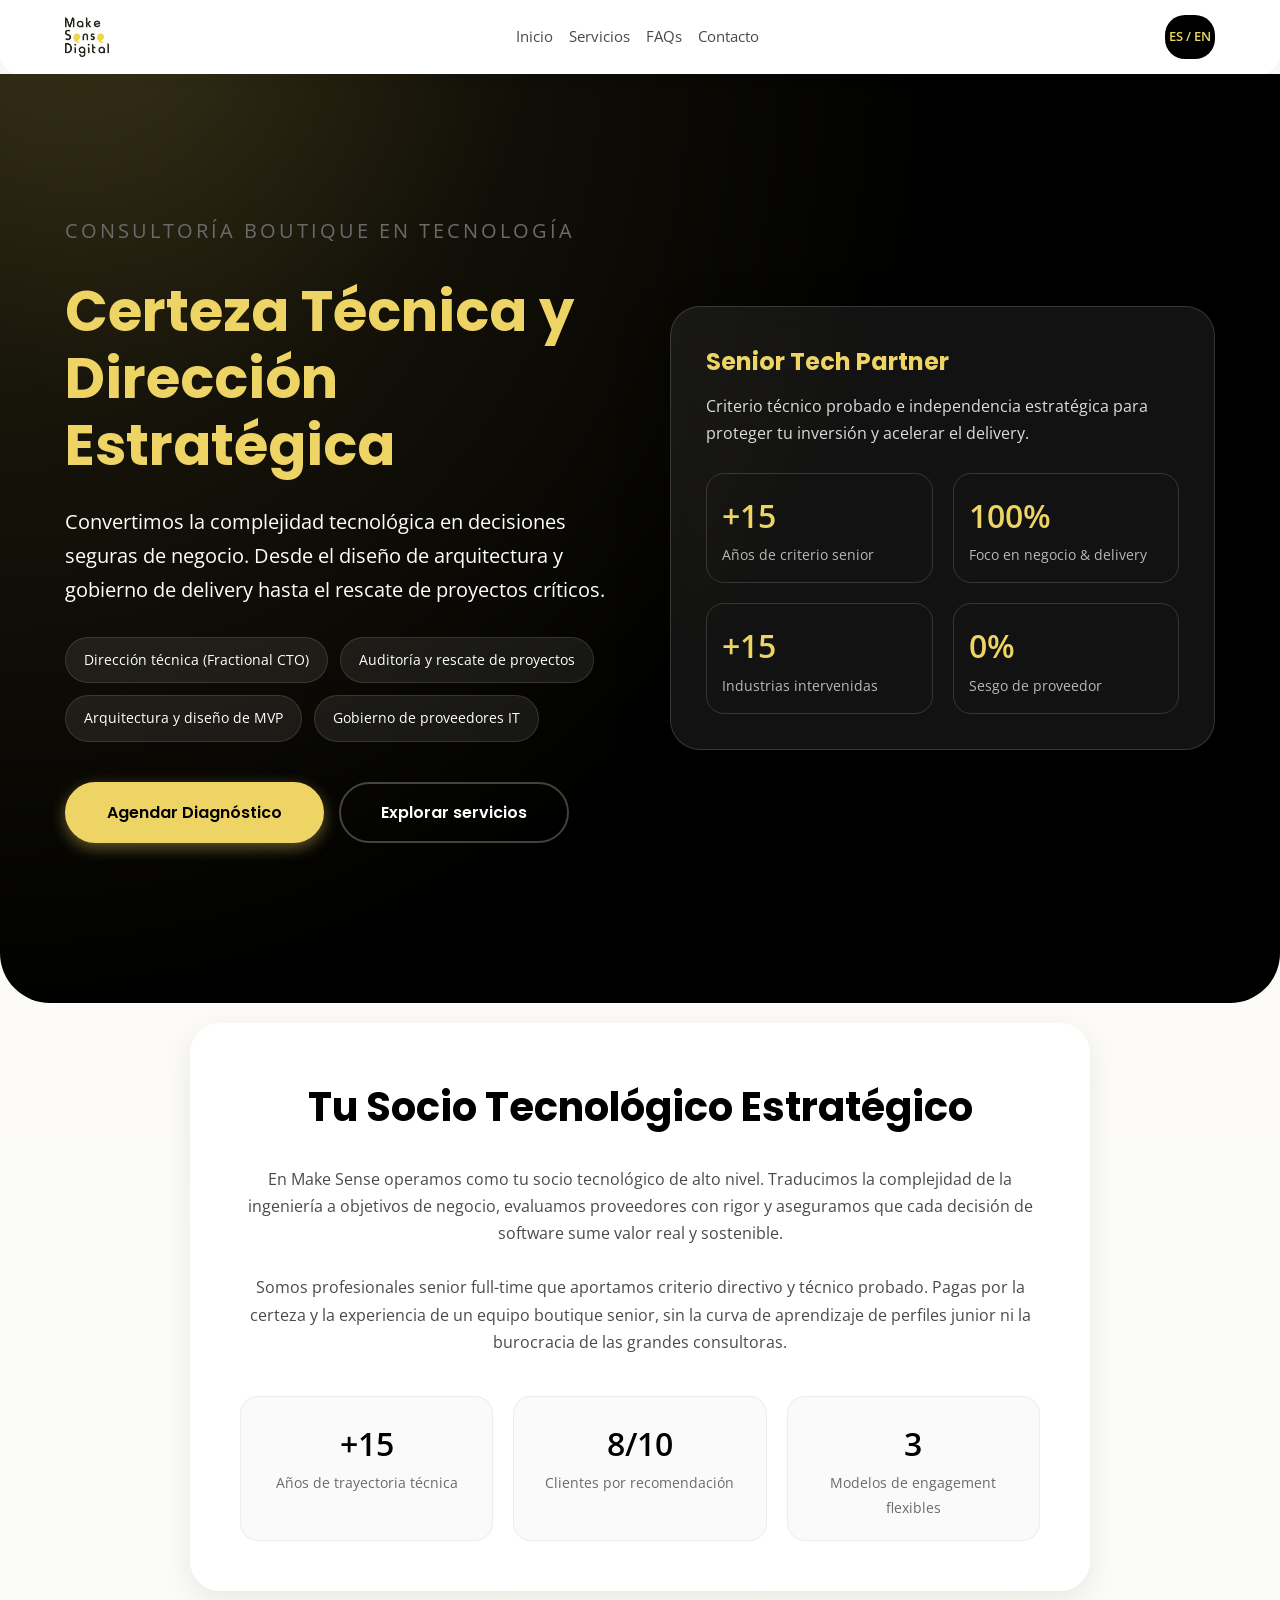
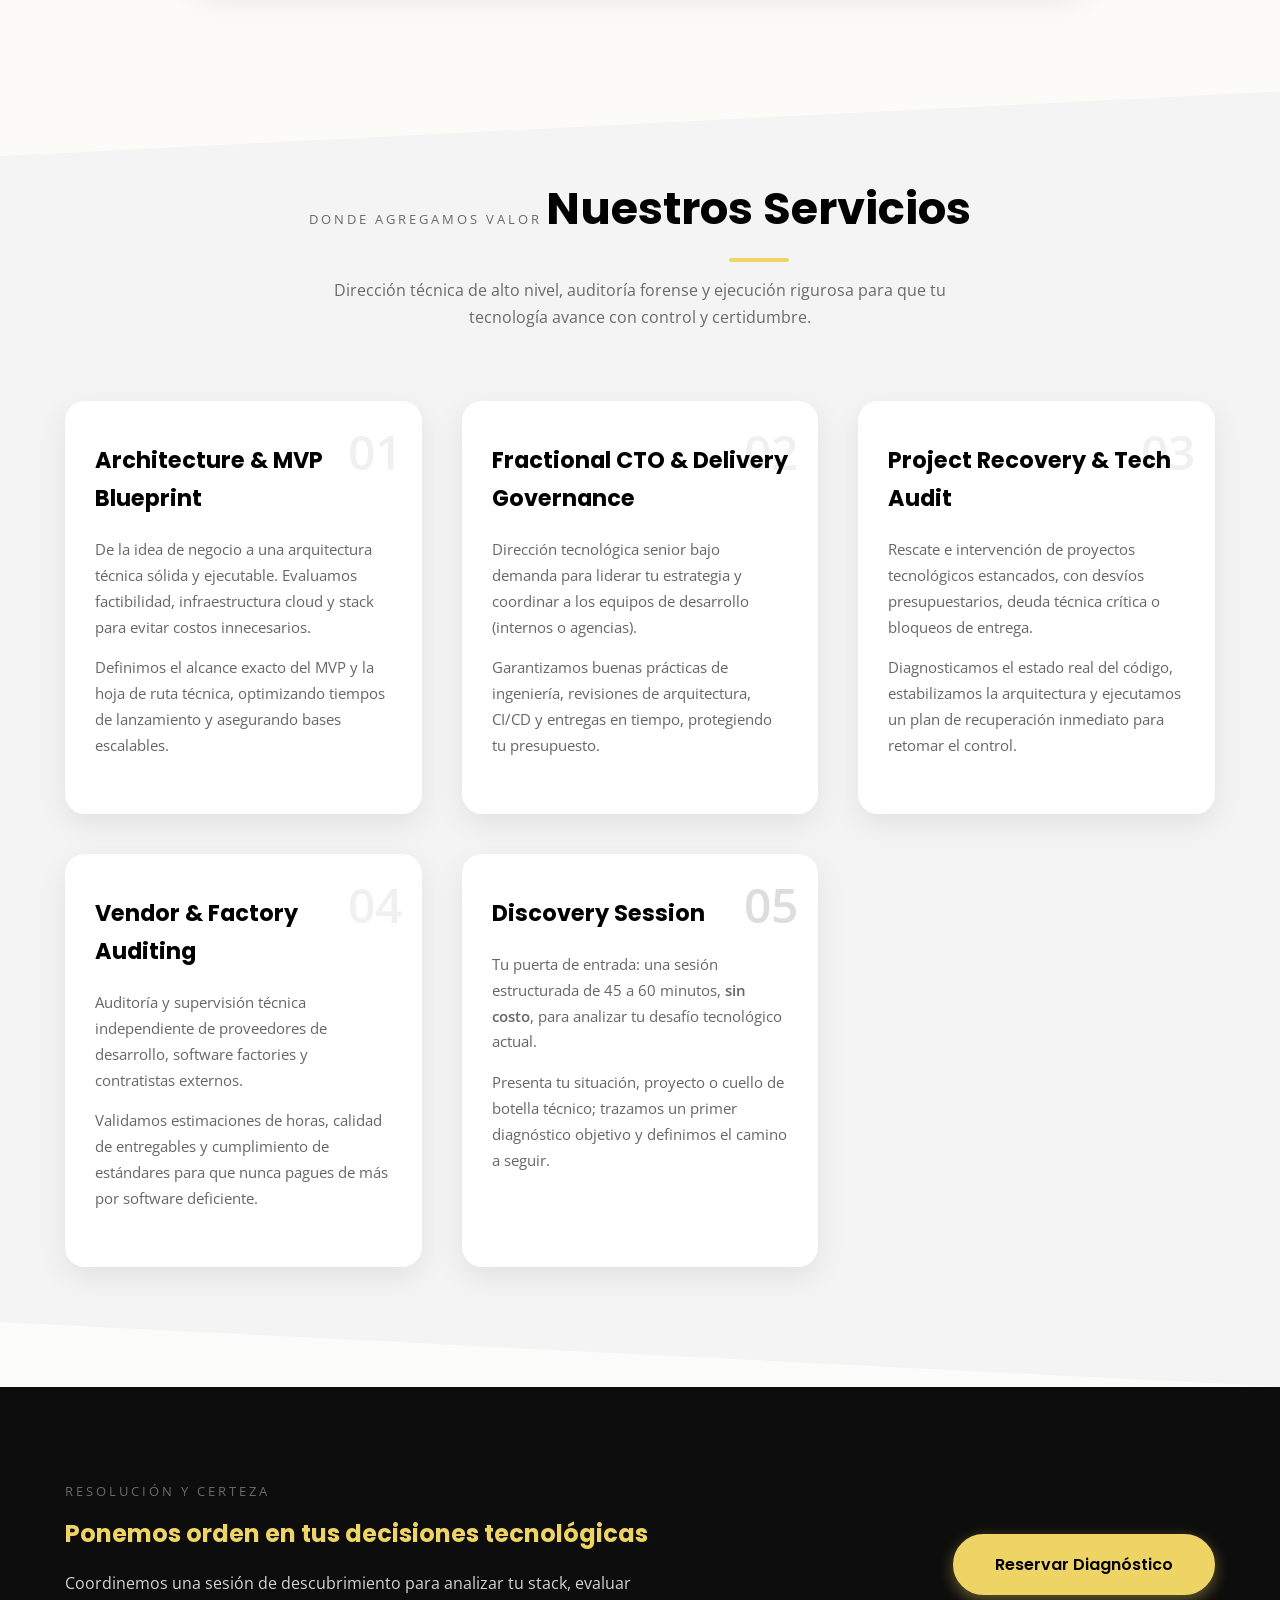
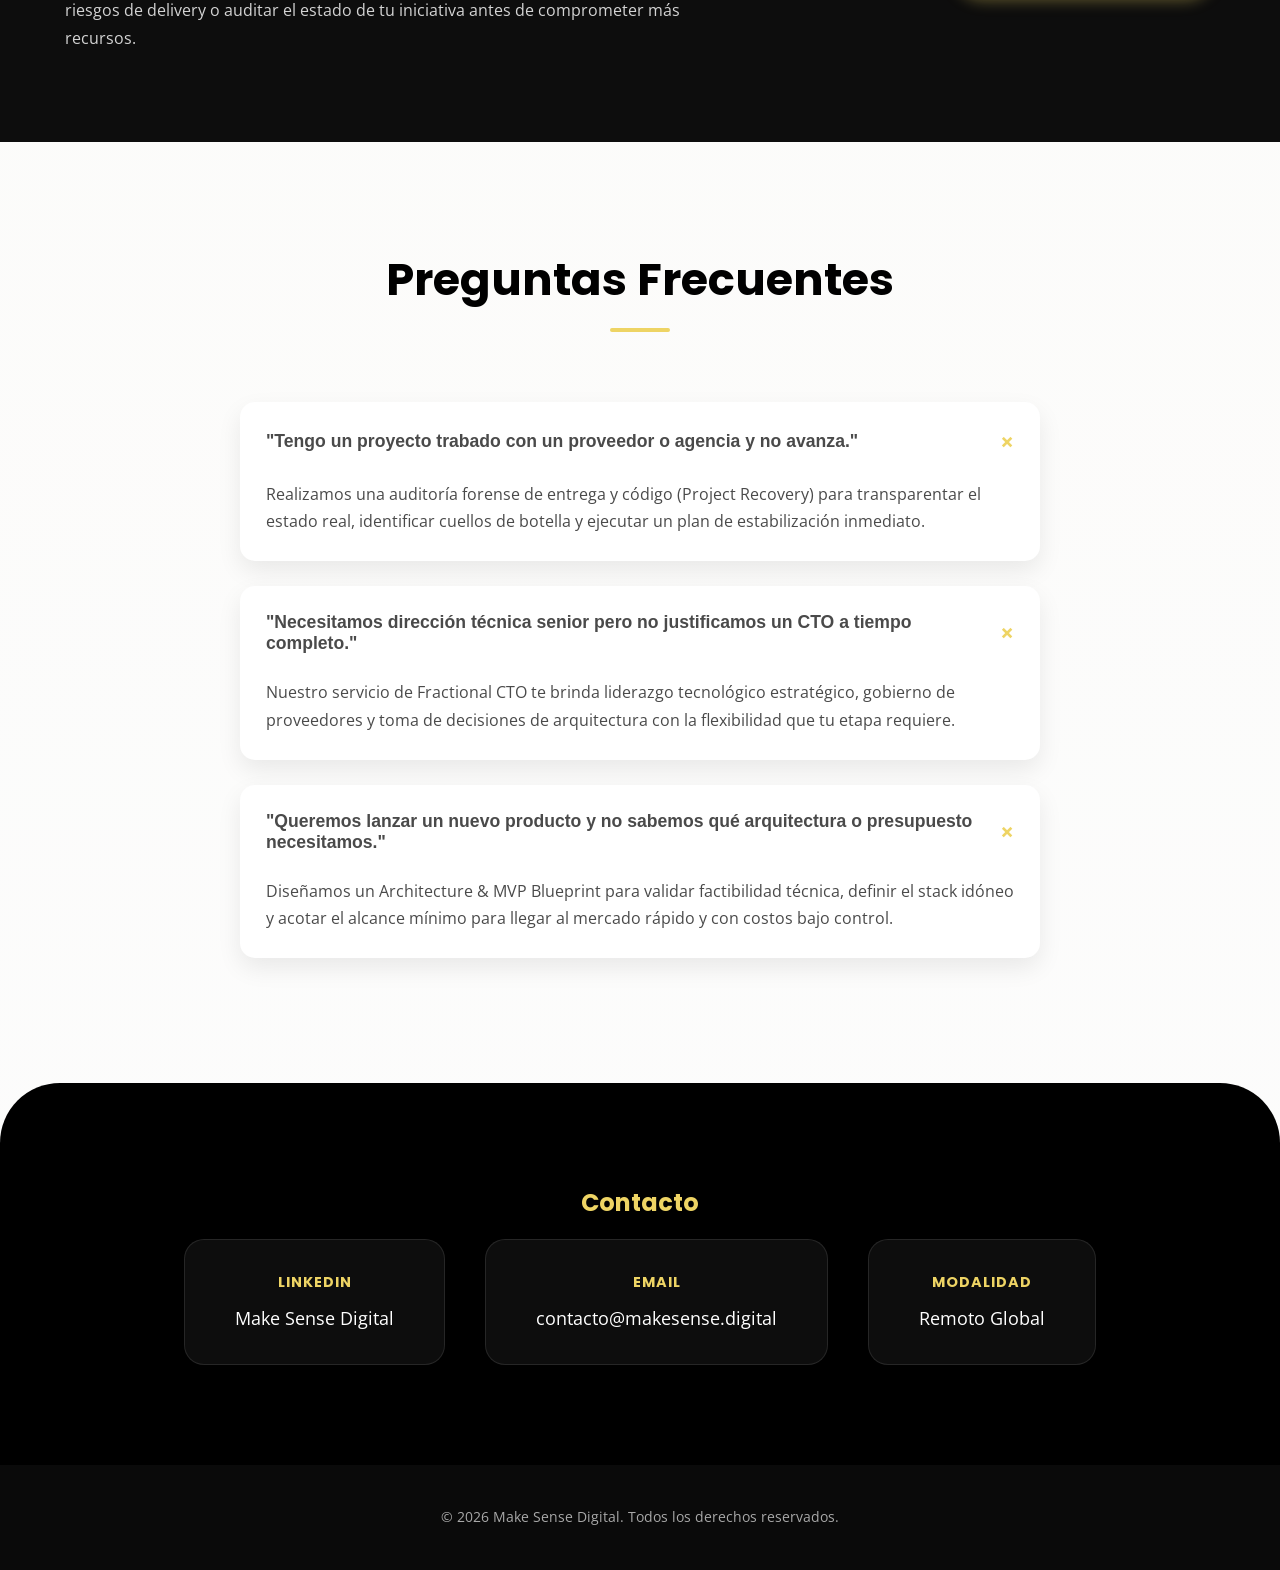
<file: index.html>
<!DOCTYPE html>
<html lang="es">
<head>
    <!-- Google Tag Manager -->
    <script>(function(w,d,s,l,i){w[l]=w[l]||[];w[l].push({'gtm.start':
    new Date().getTime(),event:'gtm.js'});var f=d.getElementsByTagName(s)[0],
    j=d.createElement(s),dl=l!='dataLayer'?'&l='+l:'';j.async=true;j.src=
    'https://www.googletagmanager.com/gtm.js?id='+i+dl;f.parentNode.insertBefore(j,f);
    })(window,document,'script','dataLayer','GTM-P6JV5J3T');</script>
    <!-- End Google Tag Manager -->
    <meta charset="UTF-8">
    <meta name="viewport" content="width=device-width, initial-scale=1.0">
    <meta name="description" content="Consultoría boutique en tecnología y estrategia digital. Make Sense brinda dirección técnica (Fractional CTO), auditoría, rescate de proyectos y arquitectura con rigor senior.">
    <meta property="og:title" content="Make Sense Digital | Boutique Tech Advisory & Engineering">
    <meta property="og:description" content="Dirección técnica senior, rescate de proyectos y arquitectura para tomar decisiones tecnológicas seguras y con impacto de negocio.">
    <meta property="og:type" content="website">
    <meta property="og:image" content="https://makesense.digital/assets/logo_full.png">
    <meta property="og:url" content="https://makesense.digital">
    <meta name="theme-color" content="#000000">
    <title>Make Sense Digital | Boutique Tech Advisory & Engineering</title>
    <link rel="canonical" href="https://makesense.digital/">
    
    <link rel="icon" href="assets/logo_monocromo_oscuro.png" type="image/png">
    <link rel="apple-touch-icon" href="assets/logo_monocromo_oscuro.png">
    <link rel="preload" as="image" href="assets/logo_full.png">

    <link rel="stylesheet" href="assets/fonts.css?v=2">
    <link rel="preload" as="font" type="font/woff2" href="assets/fonts/poppins-700-latin.woff2" crossorigin>
    <link rel="preload" as="font" type="font/woff2" href="assets/fonts/open-sans-400-latin.woff2" crossorigin>
    
    <link rel="stylesheet" href="styles.css?v=2">
    <!-- Schema.org JSON-LD Structured Data for LLMs and Search Engines -->
    <script type="application/ld+json">
    {
      "@context": "https://schema.org",
      "@graph": [
        {
          "@type": "ProfessionalService",
          "@id": "https://makesense.digital/#organization",
          "name": "Make Sense Digital",
          "url": "https://makesense.digital/",
          "logo": "https://makesense.digital/assets/logo_full.png",
          "image": "https://makesense.digital/assets/logo_full.png",
          "description": "Consultoría boutique en tecnología y estrategia digital. Brindamos dirección técnica (Fractional CTO), auditoría de software factories, rescate de proyectos críticos y arquitectura de MVP con rigor senior.",
          "email": "contacto@makesense.digital",
          "address": {
            "@type": "PostalAddress",
            "addressCountry": "AR"
          },
          "areaServed": [
            { "@type": "Country", "name": "Argentina" },
            { "@type": "AdministrativeArea", "name": "Latinoamérica" },
            { "@type": "Country", "name": "United States" },
            { "@type": "Country", "name": "Spain" }
          ],
          "sameAs": [
            "https://www.linkedin.com/company/make-sense-digital/"
          ],
          "makesOffer": [
            {
              "@type": "Offer",
              "itemOffered": {
                "@type": "Service",
                "name": "Architecture & MVP Blueprint",
                "description": "De la idea de negocio a una arquitectura técnica sólida y ejecutable. Evaluamos factibilidad, infraestructura cloud y stack para evitar costos innecesarios."
              }
            },
            {
              "@type": "Offer",
              "itemOffered": {
                "@type": "Service",
                "name": "Fractional CTO & Delivery Governance",
                "description": "Dirección tecnológica senior bajo demanda para liderar tu estrategia y coordinar a los equipos de desarrollo (internos o agencias), asegurando buenas prácticas y entregas en tiempo."
              }
            },
            {
              "@type": "Offer",
              "itemOffered": {
                "@type": "Service",
                "name": "Project Recovery & Tech Audit",
                "description": "Rescate e intervención de proyectos tecnológicos estancados, con desvíos presupuestarios, deuda técnica crítica o bloqueos de entrega. Diagnóstico forense y estabilización inmediata."
              }
            },
            {
              "@type": "Offer",
              "itemOffered": {
                "@type": "Service",
                "name": "Vendor & Factory Auditing",
                "description": "Auditoría y supervisión técnica independiente de proveedores de desarrollo, software factories y contratistas externos para proteger presupuesto y validar calidad."
              }
            },
            {
              "@type": "Offer",
              "itemOffered": {
                "@type": "Service",
                "name": "Discovery Session",
                "description": "Sesión estructurada de diagnóstico de 45 a 60 minutos sin costo para analizar desafíos tecnológicos y definir la hoja de ruta de acción."
              }
            }
          ]
        },
        {
          "@type": "FAQPage",
          "@id": "https://makesense.digital/#faqs",
          "mainEntity": [
            {
              "@type": "Question",
              "name": "Tengo un proyecto trabado con un proveedor o agencia y no avanza.",
              "acceptedAnswer": {
                "@type": "Answer",
                "text": "Realizamos una auditoría forense de entrega y código (Project Recovery) para transparentar el estado real, identificar cuellos de botella y ejecutar un plan de estabilización inmediato."
              }
            },
            {
              "@type": "Question",
              "name": "Necesitamos dirección técnica senior pero no justificamos un CTO a tiempo completo.",
              "acceptedAnswer": {
                "@type": "Answer",
                "text": "Nuestro servicio de Fractional CTO te brinda liderazgo tecnológico estratégico, gobierno de proveedores y toma de decisiones de arquitectura con la flexibilidad que tu etapa requiere."
              }
            },
            {
              "@type": "Question",
              "name": "Queremos lanzar un nuevo producto y no sabemos qué arquitectura o presupuesto necesitamos.",
              "acceptedAnswer": {
                "@type": "Answer",
                "text": "Diseñamos un Architecture & MVP Blueprint para validar factibilidad técnica, definir el stack idóneo y acotar el alcance mínimo para llegar al mercado rápido y con costos bajo control."
              }
            }
          ]
        }
      ]
    }
    </script>

</head>
<body>
    <a class="skip-link" href="#main">Saltar al contenido</a>

    <!-- Google Tag Manager (noscript) -->
    <noscript><iframe src="https://www.googletagmanager.com/ns.html?id=GTM-P6JV5J3T" height="0" width="0" style="display:none;visibility:hidden"></iframe></noscript>
    <!-- End Google Tag Manager (noscript) -->

    <header>
        <div class="container nav-container">
            <a href="#" aria-label="Make Sense Digital">
                <img src="assets/logo_full.png" alt="Logo de Make Sense Digital" class="logo-img" width="180" height="52">
            </a>
            <nav>
                <ul>
                    <li><a href="#home" data-i18n="nav_home">Inicio</a></li>
                    <li><a href="#services" data-i18n="nav_services">Servicios</a></li>
                    <li><a href="#faqs" data-i18n="nav_faqs">FAQs</a></li>
                    <li><a href="#contact" data-i18n="nav_contact">Contacto</a></li>
                </ul>
            </nav>
            <div class="lang-switch" onclick="toggleLanguage()">ES / EN</div>
        </div>
    </header>

    <main id="main">

    <section id="home" class="hero">
        <div class="container hero-grid">
            <div class="hero-text">
                <p class="hero-eyebrow reveal" data-i18n="hero_eyebrow">Consultoría boutique en tecnología</p>
                <h1 class="reveal" data-i18n="hero_title">Certeza Técnica y Dirección Estratégica</h1>
                <p class="reveal" data-i18n="hero_subtitle">Convertimos la complejidad tecnológica en decisiones seguras de negocio. Desde el diseño de arquitectura y gobierno de delivery hasta el rescate de proyectos críticos.</p>
                <ul class="hero-pill-list reveal">
                    <li class="hero-pill" data-i18n="hero_pill1">Dirección técnica (Fractional CTO)</li>
                    <li class="hero-pill" data-i18n="hero_pill2">Auditoría y rescate de proyectos</li>
                    <li class="hero-pill" data-i18n="hero_pill3">Arquitectura y diseño de MVP</li>
                    <li class="hero-pill" data-i18n="hero_pill4">Gobierno de proveedores IT</li>
                </ul>
                <div class="cta-group reveal">
                    <a href="#co-creamos" class="btn" data-i18n="cta_button">Agendar Diagnóstico</a>
                    <a href="#services" class="btn btn-secondary" data-i18n="cta_secondary">Explorar servicios</a>
                </div>
            </div>
            <div class="hero-card reveal">
                <h2 data-i18n="hero_card_title">Senior Tech Partner</h2>
                <p data-i18n="hero_card_copy">Criterio técnico probado e independencia estratégica para proteger tu inversión y acelerar el delivery.</p>
                <div class="hero-metrics">
                    <div class="metric">
                        <span class="metric-value">+15</span>
                        <span class="metric-label" data-i18n="metric1_label">Años de criterio senior</span>
                    </div>
                    <div class="metric">
                        <span class="metric-value">100%</span>
                        <span class="metric-label" data-i18n="metric2_label">Foco en negocio & delivery</span>
                    </div>
                    <div class="metric">
                        <span class="metric-value">+15</span>
                        <span class="metric-label" data-i18n="metric3_label">Industrias intervenidas</span>
                    </div>
                    <div class="metric">
                        <span class="metric-value">0%</span>
                        <span class="metric-label" data-i18n="metric4_label">Sesgo de proveedor</span>
                    </div>
                </div>
            </div>
        </div>
    </section>

    <section id="about" class="about">
        <div class="container">
            <div class="about-card reveal">
                <h2 data-i18n="about_title">Tu Socio Tecnológico Estratégico</h2>
                <p data-i18n="about_p1">
                    En Make Sense operamos como tu socio tecnológico de alto nivel. Traducimos la complejidad de la ingeniería a objetivos de negocio, evaluamos proveedores con rigor y aseguramos que cada decisión de software sume valor real y sostenible.
                </p>
                <br>
                <p data-i18n="about_p2">
                    Somos profesionales senior full-time que aportamos criterio directivo y técnico probado. Pagas por la certeza y la experiencia de un equipo boutique senior, sin la curva de aprendizaje de perfiles junior ni la burocracia de las grandes consultoras.
                </p>
                <div class="about-highlights">
                    <div class="highlight-card">
                        <span class="highlight-number">+15</span>
                        <span class="highlight-label" data-i18n="about_hl1">Años de trayectoria técnica</span>
                    </div>
                    <div class="highlight-card">
                        <span class="highlight-number">8/10</span>
                        <span class="highlight-label" data-i18n="about_hl2">Clientes por recomendación</span>
                    </div>
                    <div class="highlight-card">
                        <span class="highlight-number">3</span>
                        <span class="highlight-label" data-i18n="about_hl3">Modelos de engagement flexibles</span>
                    </div>
                </div>
            </div>
        </div>
    </section>

    <section id="services" class="services">
        <div class="container">
            <div class="section-header reveal">
                <span class="section-tag" data-i18n="services_tag">Donde agregamos valor</span>
                <h2 data-i18n="services_title">Nuestros Servicios</h2>
                <p class="section-description" data-i18n="services_desc">Dirección técnica de alto nivel, auditoría forense y ejecución rigurosa para que tu tecnología avance con control y certidumbre.</p>
            </div>
            <div class="services-grid">
                
                <div class="service-card reveal">
                    <span class="service-number" aria-hidden="true">01</span>
                    <h3 data-i18n="serv1_title">Architecture & MVP Blueprint</h3>
                    <p data-i18n="serv1_p1">De la idea de negocio a una arquitectura técnica sólida y ejecutable. Evaluamos factibilidad, infraestructura cloud y stack para evitar costos innecesarios.</p>
                    <p data-i18n="serv1_p2">Definimos el alcance exacto del MVP y la hoja de ruta técnica, optimizando tiempos de lanzamiento y asegurando bases escalables.</p>
                </div>

                <div class="service-card reveal">
                    <span class="service-number" aria-hidden="true">02</span>
                    <h3 data-i18n="serv2_title">Fractional CTO & Delivery Governance</h3>
                    <p data-i18n="serv2_p1">Dirección tecnológica senior bajo demanda para liderar tu estrategia y coordinar a los equipos de desarrollo (internos o agencias).</p>
                    <p data-i18n="serv2_p2">Garantizamos buenas prácticas de ingeniería, revisiones de arquitectura, CI/CD y entregas en tiempo, protegiendo tu presupuesto.</p>
                </div>

                <div class="service-card reveal">
                    <span class="service-number" aria-hidden="true">03</span>
                    <h3 data-i18n="serv3_title">Project Recovery & Tech Audit</h3>
                    <p data-i18n="serv3_p1">Rescate e intervención de proyectos tecnológicos estancados, con desvíos presupuestarios, deuda técnica crítica o bloqueos de entrega.</p>
                    <p data-i18n="serv3_p2">Diagnosticamos el estado real del código, estabilizamos la arquitectura y ejecutamos un plan de recuperación inmediato para retomar el control.</p>
                </div>

                <div class="service-card reveal">
                    <span class="service-number" aria-hidden="true">04</span>
                    <h3 data-i18n="serv4_title">Vendor & Factory Auditing</h3>
                    <p data-i18n="serv4_p1">Auditoría y supervisión técnica independiente de proveedores de desarrollo, software factories y contratistas externos.</p>
                    <p data-i18n="serv4_p2">Validamos estimaciones de horas, calidad de entregables y cumplimiento de estándares para que nunca pagues de más por software deficiente.</p>
                </div>

                <div class="service-card reveal" style="border-top-color: var(--primary-black);">
                    <span class="service-number" aria-hidden="true" style="color:#ddd;">05</span>
                    <h3 data-i18n="serv5_title">Discovery Session</h3>
                    <p data-i18n="serv5_p1">Tu puerta de entrada: una sesión estructurada de 45 a 60 minutos, <strong>sin costo</strong>, para analizar tu desafío tecnológico actual.</p>
                    <p data-i18n="serv5_p2">Presenta tu situación, proyecto o cuello de botella técnico; trazamos un primer diagnóstico objetivo y definimos el camino a seguir.</p>
                </div>

            </div>
        </div>
    </section>

    <section id="co-creamos" class="cta-banner">
        <div class="container">
            <div class="cta-content reveal">
                <div>
                    <span class="section-tag" data-i18n="cta_tag">Resolución y Certeza</span>
                    <h2 data-i18n="cta_banner_title">Ponemos orden en tus decisiones tecnológicas</h2>
                    <p data-i18n="cta_banner_copy">Coordinemos una sesión de descubrimiento para analizar tu stack, evaluar riesgos de delivery o auditar el estado de tu iniciativa antes de comprometer más recursos.</p>
                </div>
                <a class="btn" href="https://calendly.com/juan-torresel?hide_landing_page_details=1&hide_gdpr_banner=1" target="_blank" rel="noopener" data-i18n="cta_banner_button">Reservar Diagnóstico</a>
            </div>
        </div>
    </section>

    <section id="faqs" class="faqs">
        <div class="container">
            <div class="section-header reveal">
                <h2 data-i18n="faq_title">Preguntas Frecuentes</h2>
            </div>
            
            <div class="faq-item reveal">
                <button class="faq-question" type="button" aria-expanded="false" aria-controls="faq-1">
                    <span data-i18n="faq1_q">"Tengo un proyecto trabado con un proveedor o agencia y no avanza."</span>
                    <span class="icon-plus" aria-hidden="true">+</span>
                </button>
                <div class="faq-answer" id="faq-1" role="region" aria-hidden="true">
                    <p data-i18n="faq1_a">Realizamos una auditoría forense de entrega y código (Project Recovery) para transparentar el estado real, identificar cuellos de botella y ejecutar un plan de estabilización inmediato.</p>
                </div>
            </div>

            <div class="faq-item reveal">
                <button class="faq-question" type="button" aria-expanded="false" aria-controls="faq-2">
                    <span data-i18n="faq2_q">"Necesitamos dirección técnica senior pero no justificamos un CTO a tiempo completo."</span>
                    <span class="icon-plus" aria-hidden="true">+</span>
                </button>
                <div class="faq-answer" id="faq-2" role="region" aria-hidden="true">
                    <p data-i18n="faq2_a">Nuestro servicio de Fractional CTO te brinda liderazgo tecnológico estratégico, gobierno de proveedores y toma de decisiones de arquitectura con la flexibilidad que tu etapa requiere.</p>
                </div>
            </div>

            <div class="faq-item reveal">
                <button class="faq-question" type="button" aria-expanded="false" aria-controls="faq-3">
                    <span data-i18n="faq3_q">"Queremos lanzar un nuevo producto y no sabemos qué arquitectura o presupuesto necesitamos."</span>
                    <span class="icon-plus" aria-hidden="true">+</span>
                </button>
                <div class="faq-answer" id="faq-3" role="region" aria-hidden="true">
                    <p data-i18n="faq3_a">Diseñamos un Architecture & MVP Blueprint para validar factibilidad técnica, definir el stack idóneo y acotar el alcance mínimo para llegar al mercado rápido y con costos bajo control.</p>
                </div>
            </div>

        </div>
    </section>

    <section id="contact" class="contact">
        <div class="container">
            <h2 class="reveal" data-i18n="contact_title">Contacto</h2>
            <div class="contact-container">
                <a href="https://www.linkedin.com/company/make-sense-digital/" target="_blank" rel="noopener" class="contact-card">
                    <span class="contact-label" data-i18n="lbl_linkedin">LinkedIn</span>
                    <span class="contact-value">Make Sense Digital</span>
                </a>

                <a href="mailto:contacto@makesense.digital?subject=Consulta%20Make%20Sense%20-%20Diagn%C3%B3stico%20Tecnol%C3%B3gico" class="contact-card">
                    <span class="contact-label" data-i18n="lbl_email">Email</span>
                    <span class="contact-value">contacto@makesense.digital</span>
                </a>

                <div class="contact-card">
                    <span class="contact-label" data-i18n="lbl_modalidad">Modalidad</span>
                    <span class="contact-value" data-i18n="lbl_modalidad_val">Remoto Global</span>
                </div>
            </div>
        </div>
    </section>

    </main>

    <footer>
        <div class="container">
            <p>&copy; 2026 Make Sense Digital. Todos los derechos reservados.</p>
        </div>
    </footer>

    <script>
        // --- 1. FAQ Logic ---
        function toggleFaq(button) {
            const parent = button.closest('.faq-item');
            const answerId = button.getAttribute('aria-controls');
            const answer = document.getElementById(answerId);
            const willOpen = !parent.classList.contains('active');
            parent.classList.toggle('active');
            button.setAttribute('aria-expanded', willOpen.toString());
            if (answer) answer.setAttribute('aria-hidden', (!willOpen).toString());
        }

        document.querySelectorAll('.faq-question').forEach(button => {
            button.addEventListener('click', () => toggleFaq(button));
        });

        // --- 2. Scroll Reveal Animation ---
        function reveal() {
            var reveals = document.querySelectorAll(".reveal");
            for (var i = 0; i < reveals.length; i++) {
                var windowHeight = window.innerHeight;
                var elementTop = reveals[i].getBoundingClientRect().top;
                var elementVisible = 100;
                if (elementTop < windowHeight - elementVisible) {
                    reveals[i].classList.add("active");
                }
            }
        }
        window.addEventListener("load", reveal);
        window.addEventListener("scroll", reveal);

        // --- 3. Translation Logic ---
        const translations = {
            es: {
                nav_home: "Inicio", nav_services: "Servicios", nav_faqs: "FAQs", nav_contact: "Contacto",
                hero_eyebrow: "Consultoría boutique en tecnología",
                hero_title: "Certeza Técnica y Dirección Estratégica",
                hero_subtitle: "Convertimos la complejidad tecnológica en decisiones seguras de negocio. Desde el diseño de arquitectura y gobierno de delivery hasta el rescate de proyectos críticos.",
                hero_pill1: "Dirección técnica (Fractional CTO)", hero_pill2: "Auditoría y rescate de proyectos", hero_pill3: "Arquitectura y diseño de MVP", hero_pill4: "Gobierno de proveedores IT",
                cta_button: "Agendar Diagnóstico", cta_secondary: "Explorar servicios",
                hero_card_title: "Senior Tech Partner",
                hero_card_copy: "Criterio técnico probado e independencia estratégica para proteger tu inversión y acelerar el delivery.",
                metric1_label: "Años de criterio senior", metric2_label: "Foco en negocio & delivery", metric3_label: "Industrias intervenidas", metric4_label: "Sesgo de proveedor",
                about_title: "Tu Socio Tecnológico Estratégico",
                about_p1: "En Make Sense operamos como tu socio tecnológico de alto nivel. Traducimos la complejidad de la ingeniería a objetivos de negocio, evaluamos proveedores con rigor y aseguramos que cada decisión de software sume valor real y sostenible.",
                about_p2: "Somos profesionales senior full-time que aportamos criterio directivo y técnico probado. Pagas por la certeza y la experiencia de un equipo boutique senior, sin la curva de aprendizaje de perfiles junior ni la burocracia de las grandes consultoras.",
                about_hl1: "Años de trayectoria técnica", about_hl2: "Clientes por recomendación", about_hl3: "Modelos de engagement flexibles",
                services_tag: "Donde agregamos valor",
                services_title: "Nuestros Servicios",
                services_desc: "Dirección técnica de alto nivel, auditoría forense y ejecución rigurosa para que tu tecnología avance con control y certidumbre.",
                cta_tag: "Resolución y Certeza",
                cta_banner_title: "Ponemos orden en tus decisiones tecnológicas",
                cta_banner_copy: "Coordinemos una sesión de descubrimiento para analizar tu stack, evaluar riesgos de delivery o auditar el estado de tu iniciativa antes de comprometer más recursos.",
                cta_banner_button: "Reservar Diagnóstico",
                serv1_title: "Architecture & MVP Blueprint", serv1_p1: "De la idea de negocio a una arquitectura técnica sólida y ejecutable. Evaluamos factibilidad, infraestructura cloud y stack para evitar costos innecesarios.", serv1_p2: "Definimos el alcance exacto del MVP y la hoja de ruta técnica, optimizando tiempos de lanzamiento y asegurando bases escalables.",
                serv2_title: "Fractional CTO & Delivery Governance", serv2_p1: "Dirección tecnológica senior bajo demanda para liderar tu estrategia y coordinar a los equipos de desarrollo (internos o agencias).", serv2_p2: "Garantizamos buenas prácticas de ingeniería, revisiones de arquitectura, CI/CD y entregas en tiempo, protegiendo tu presupuesto.",
                serv3_title: "Project Recovery & Tech Audit", serv3_p1: "Rescate e intervención de proyectos tecnológicos estancados, con desvíos presupuestarios, deuda técnica crítica o bloqueos de entrega.", serv3_p2: "Diagnosticamos el estado real del código, estabilizamos la arquitectura y ejecutamos un plan de recuperación inmediato para retomar el control.",
                serv4_title: "Vendor & Factory Auditing", serv4_p1: "Auditoría y supervisión técnica independiente de proveedores de desarrollo, software factories y contratistas externos.", serv4_p2: "Validamos estimaciones de horas, calidad de entregables y cumplimiento de estándares para que nunca pagues de más por software deficiente.",
                serv5_title: "Discovery Session", serv5_p1: "Tu puerta de entrada: una sesión estructurada de 45 a 60 minutos, sin costo, para analizar tu desafío tecnológico actual.", serv5_p2: "Presenta tu situación, proyecto o cuello de botella técnico; trazamos un primer diagnóstico objetivo y definimos el camino a seguir.",
                faq_title: "Preguntas Frecuentes",
                faq1_q: "\"Tengo un proyecto trabado con un proveedor o agencia y no avanza.\"", faq1_a: "Realizamos una auditoría forense de entrega y código (Project Recovery) para transparentar el estado real, identificar cuellos de botella y ejecutar un plan de estabilización inmediato.",
                faq2_q: "\"Necesitamos dirección técnica senior pero no justificamos un CTO a tiempo completo.\"", faq2_a: "Nuestro servicio de Fractional CTO te brinda liderazgo tecnológico estratégico, gobierno de proveedores y toma de decisiones de arquitectura con la flexibilidad que tu etapa requiere.",
                faq3_q: "\"Queremos lanzar un nuevo producto y no sabemos qué arquitectura o presupuesto necesitamos.\"", faq3_a: "Diseñamos un Architecture & MVP Blueprint para validar factibilidad técnica, definir el stack idóneo y acotar el alcance mínimo para llegar al mercado rápido y con costos bajo control.",
                contact_title: "Contacto",
                lbl_linkedin: "LinkedIn", lbl_email: "Email", lbl_modalidad: "Modalidad", lbl_modalidad_val: "Remoto Global"
            },
            en: {
                nav_home: "Home", nav_services: "Services", nav_faqs: "FAQs", nav_contact: "Contact",
                hero_eyebrow: "Boutique Technology Advisory",
                hero_title: "Technical Certainty & Strategic Leadership",
                hero_subtitle: "We transform technical complexity into sound business decisions. From architecture design and delivery governance to critical project recovery.",
                hero_pill1: "Fractional CTO Leadership", hero_pill2: "Project Recovery & Code Audit", hero_pill3: "Architecture & MVP Blueprint", hero_pill4: "Vendor & Software Governance",
                cta_button: "Book Discovery Session", cta_secondary: "Explore services",
                hero_card_title: "Senior Tech Partner",
                hero_card_copy: "Battle-tested technical judgment and strategic independence to protect your investment and accelerate delivery.",
                metric1_label: "Years of senior leadership", metric2_label: "Business & delivery focus", metric3_label: "Industries served", metric4_label: "Vendor bias (100% objective)",
                about_title: "Your Strategic Technology Partner",
                about_p1: "At Make Sense, we operate as your high-level technology partner. We translate engineering complexity into business outcomes, rigorously evaluate vendors, and ensure every software decision delivers real, sustainable value.",
                about_p2: "We are full-time senior professionals providing proven strategic and technical leadership. You pay for the certainty and expertise of a senior boutique team—without junior learning curves or the overhead of large consultancies.",
                about_hl1: "Years of technical track record", about_hl2: "Client referral rate", about_hl3: "Flexible engagement models",
                services_tag: "Where we drive impact",
                services_title: "Specialized Services",
                services_desc: "High-level technical leadership, forensic audits, and rigorous execution to keep your technology controlled and predictable.",
                cta_tag: "Certainty & Resolution",
                cta_banner_title: "Bringing Order to Your Technology Decisions",
                cta_banner_copy: "Let's schedule a discovery session to review your stack, evaluate delivery risks, or audit your initiative before committing further capital.",
                cta_banner_button: "Book Discovery Session",
                serv1_title: "Architecture & MVP Blueprint", serv1_p1: "From business idea to a robust, executable technical architecture. We assess feasibility, cloud infrastructure, and stack to prevent unnecessary spend.", serv1_p2: "We define the exact MVP scope and technical roadmap, accelerating time-to-market while building on a scalable foundation.",
                serv2_title: "Fractional CTO & Delivery Governance", serv2_p1: "On-demand senior tech leadership to guide strategy and govern development teams (internal or external agencies).", serv2_p2: "We enforce engineering best practices, architectural reviews, CI/CD pipelines, and on-time delivery while guarding your budget.",
                serv3_title: "Project Recovery & Tech Audit", serv3_p1: "Targeted rescue and intervention for stalled projects facing budget overruns, critical technical debt, or delivery bottlenecks.", serv3_p2: "We uncover the real state of the codebase, stabilize architecture, and execute an immediate recovery plan to regain control.",
                serv4_title: "Vendor & Factory Auditing", serv4_p1: "Independent technical audit and supervision of software agencies, development factories, and external contractors.", serv4_p2: "We validate hour estimates, deliverable quality, and contractual standards so you never overpay for subpar software.",
                serv5_title: "Discovery Session", serv5_p1: "Your starting point: a structured 45-60 minute diagnostic session at no cost to evaluate your current technology challenge.", serv5_p2: "Bring your current tech hurdle or bottleneck; we outline an objective initial diagnosis and map out the next steps.",
                faq_title: "Frequently Asked Questions",
                faq1_q: "\"I have a stalled project with an external agency and it's not moving forward.\"", faq1_a: "We conduct a forensic delivery and codebase audit (Project Recovery) to reveal the actual project health, pinpoint bottlenecks, and execute an immediate stabilization plan.",
                faq2_q: "\"We need senior tech leadership but cannot justify a full-time in-house CTO.\"", faq2_a: "Our Fractional CTO service provides strategic technical direction, vendor governance, and high-level architectural decisions tailored to your exact business stage.",
                faq3_q: "\"We want to launch a new product and don't know which architecture or budget to expect.\"", faq3_a: "We design an Architecture & MVP Blueprint to evaluate technical feasibility, select the right stack, and narrow down the scope to reach market quickly with costs under control.",
                contact_title: "Contact",
                lbl_linkedin: "LinkedIn", lbl_email: "Email", lbl_modalidad: "Engagement", lbl_modalidad_val: "Worldwide Remote"
            }
        };

        let currentLang = 'es';
        function toggleLanguage() {
            currentLang = currentLang === 'es' ? 'en' : 'es';
            document.querySelectorAll('[data-i18n]').forEach(element => {
                const key = element.getAttribute('data-i18n');
                if (translations[currentLang][key]) element.textContent = translations[currentLang][key];
            });
            document.querySelector('.lang-switch').textContent = currentLang === 'es' ? 'ES / EN' : 'EN / ES';
        }
    </script>
</body>
</html>
</file>
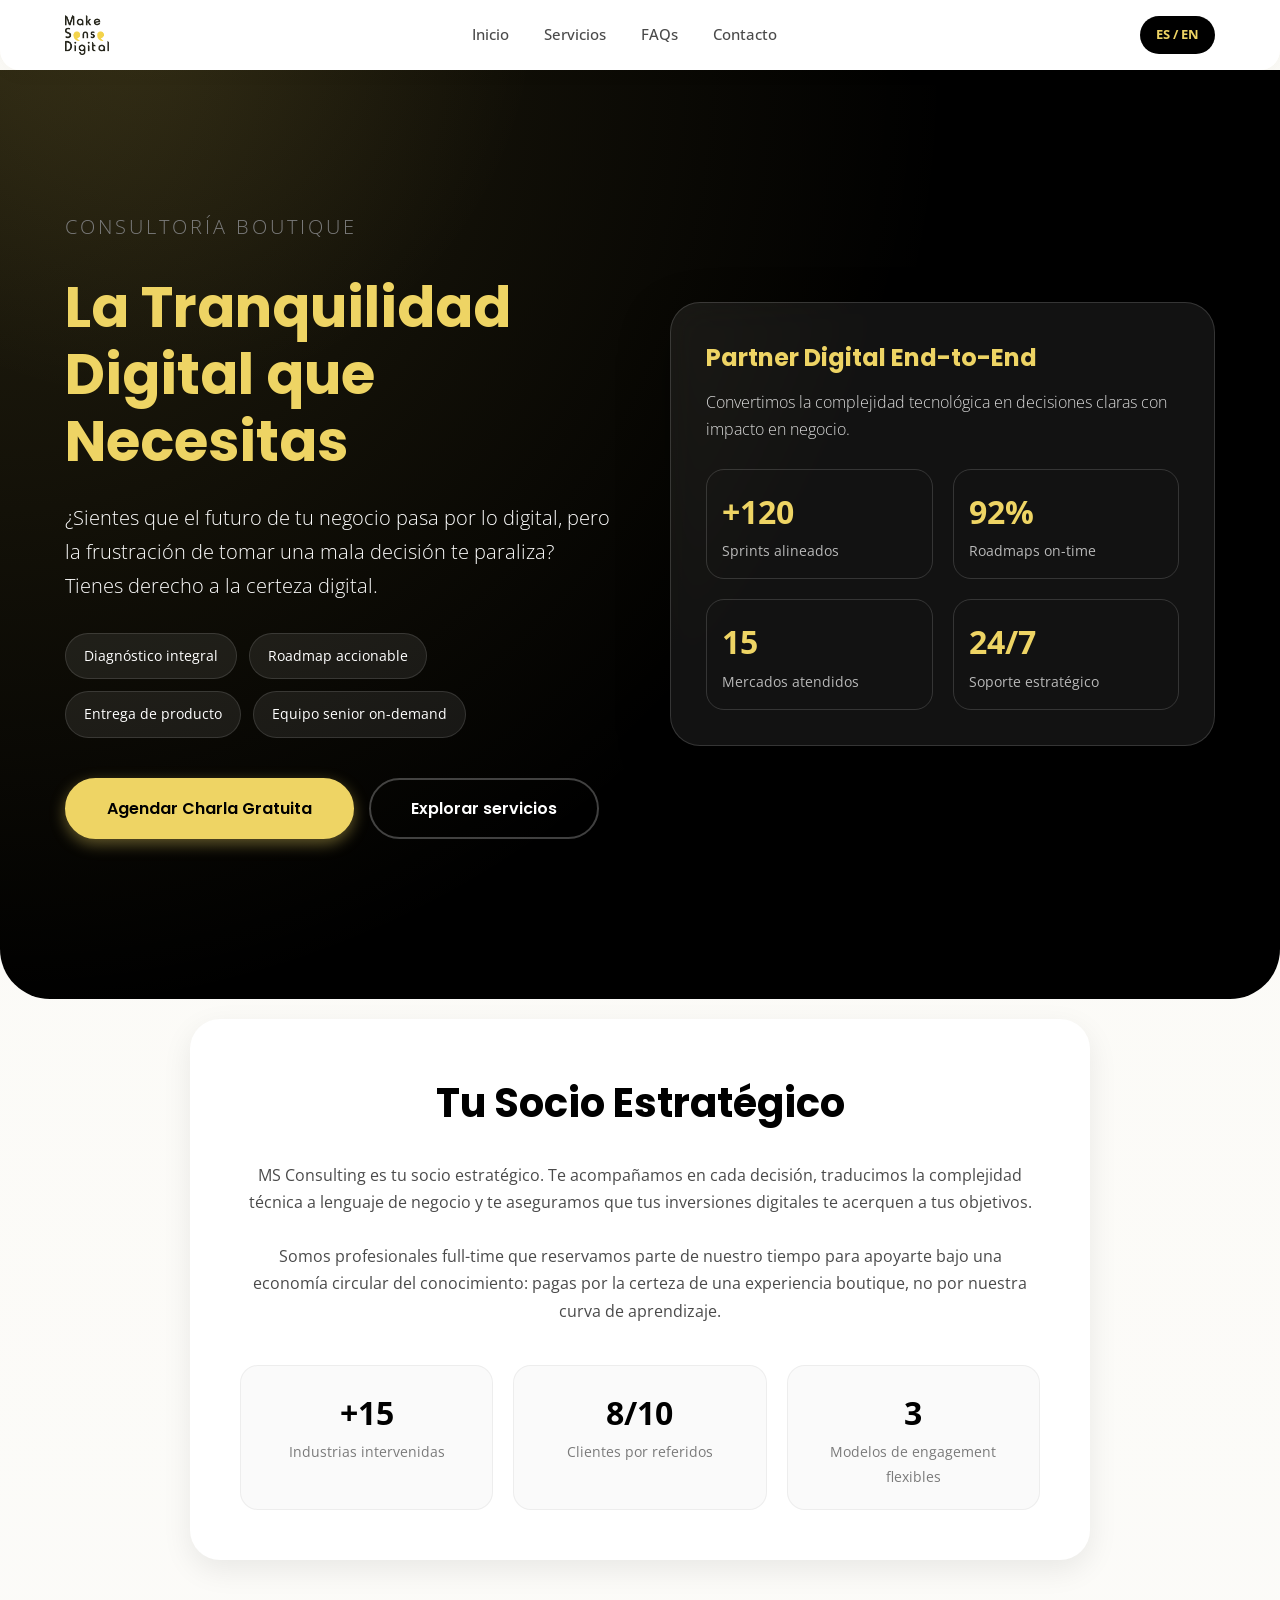
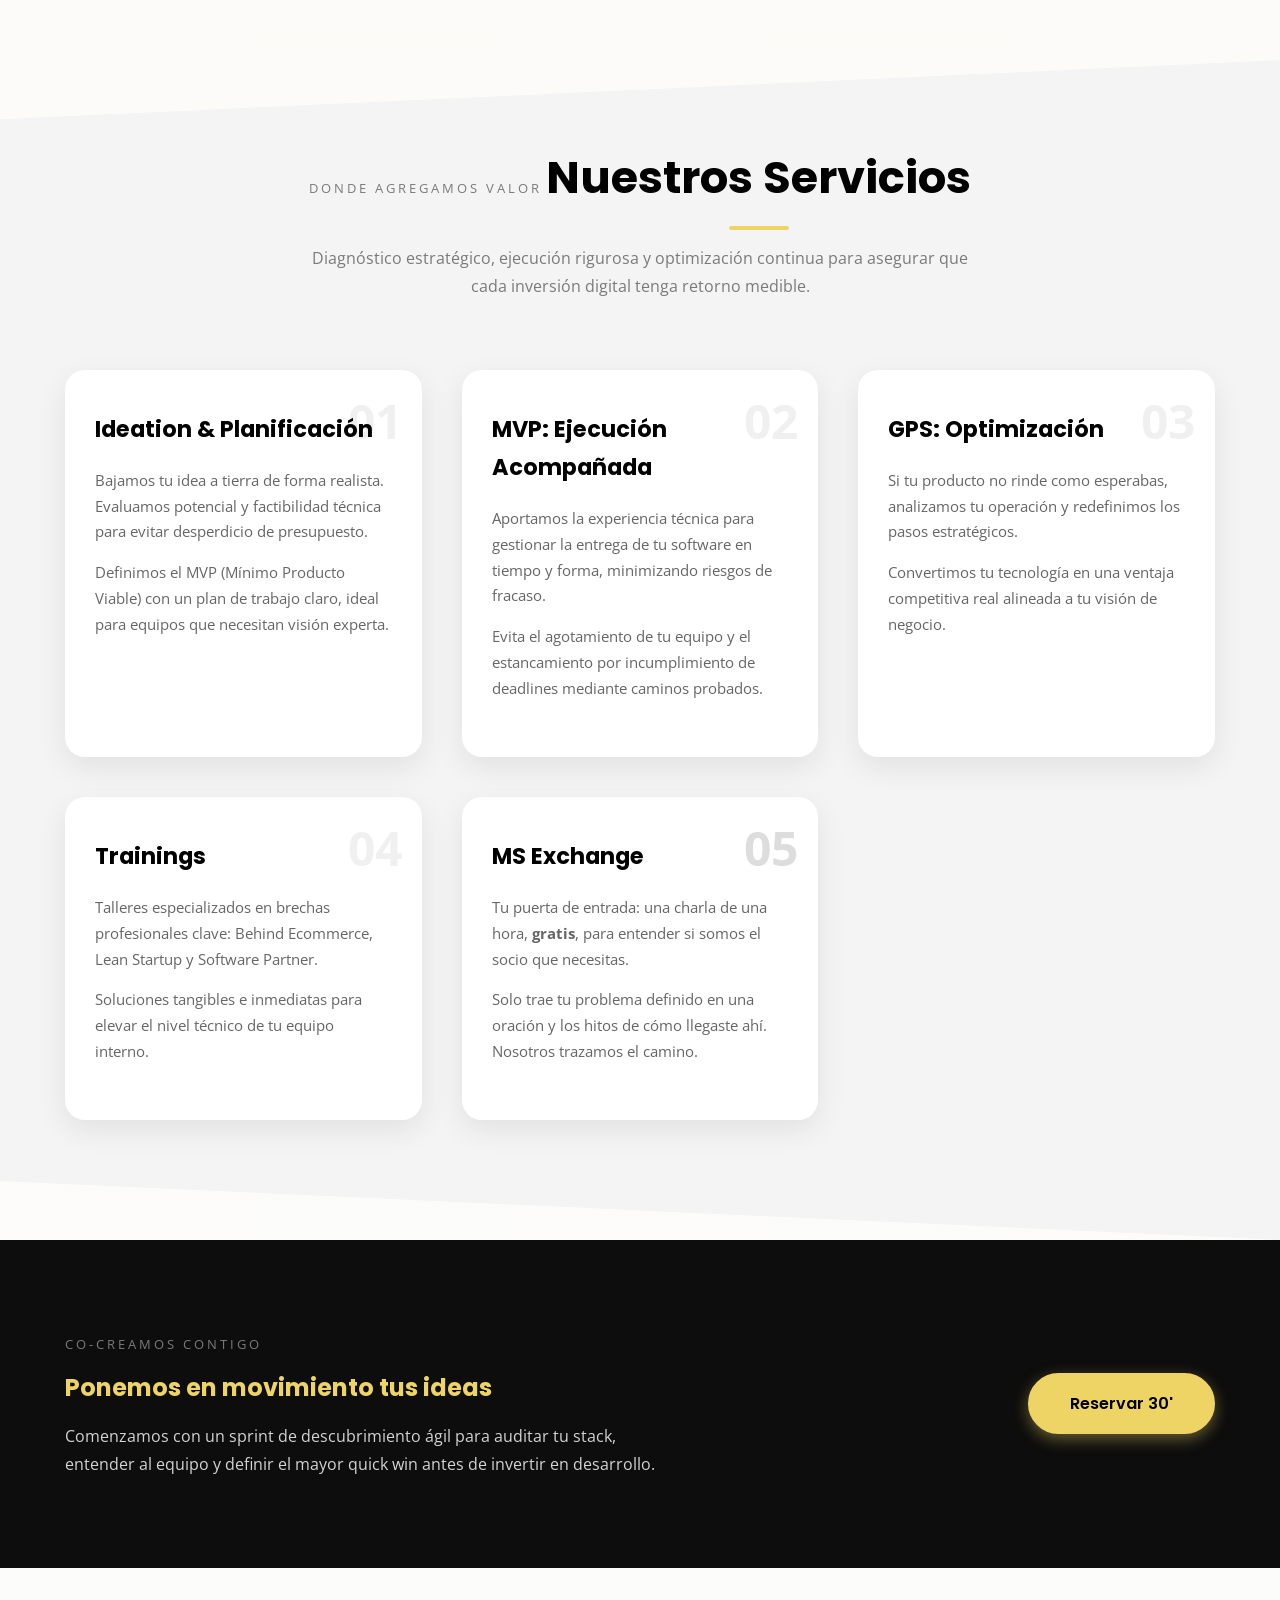
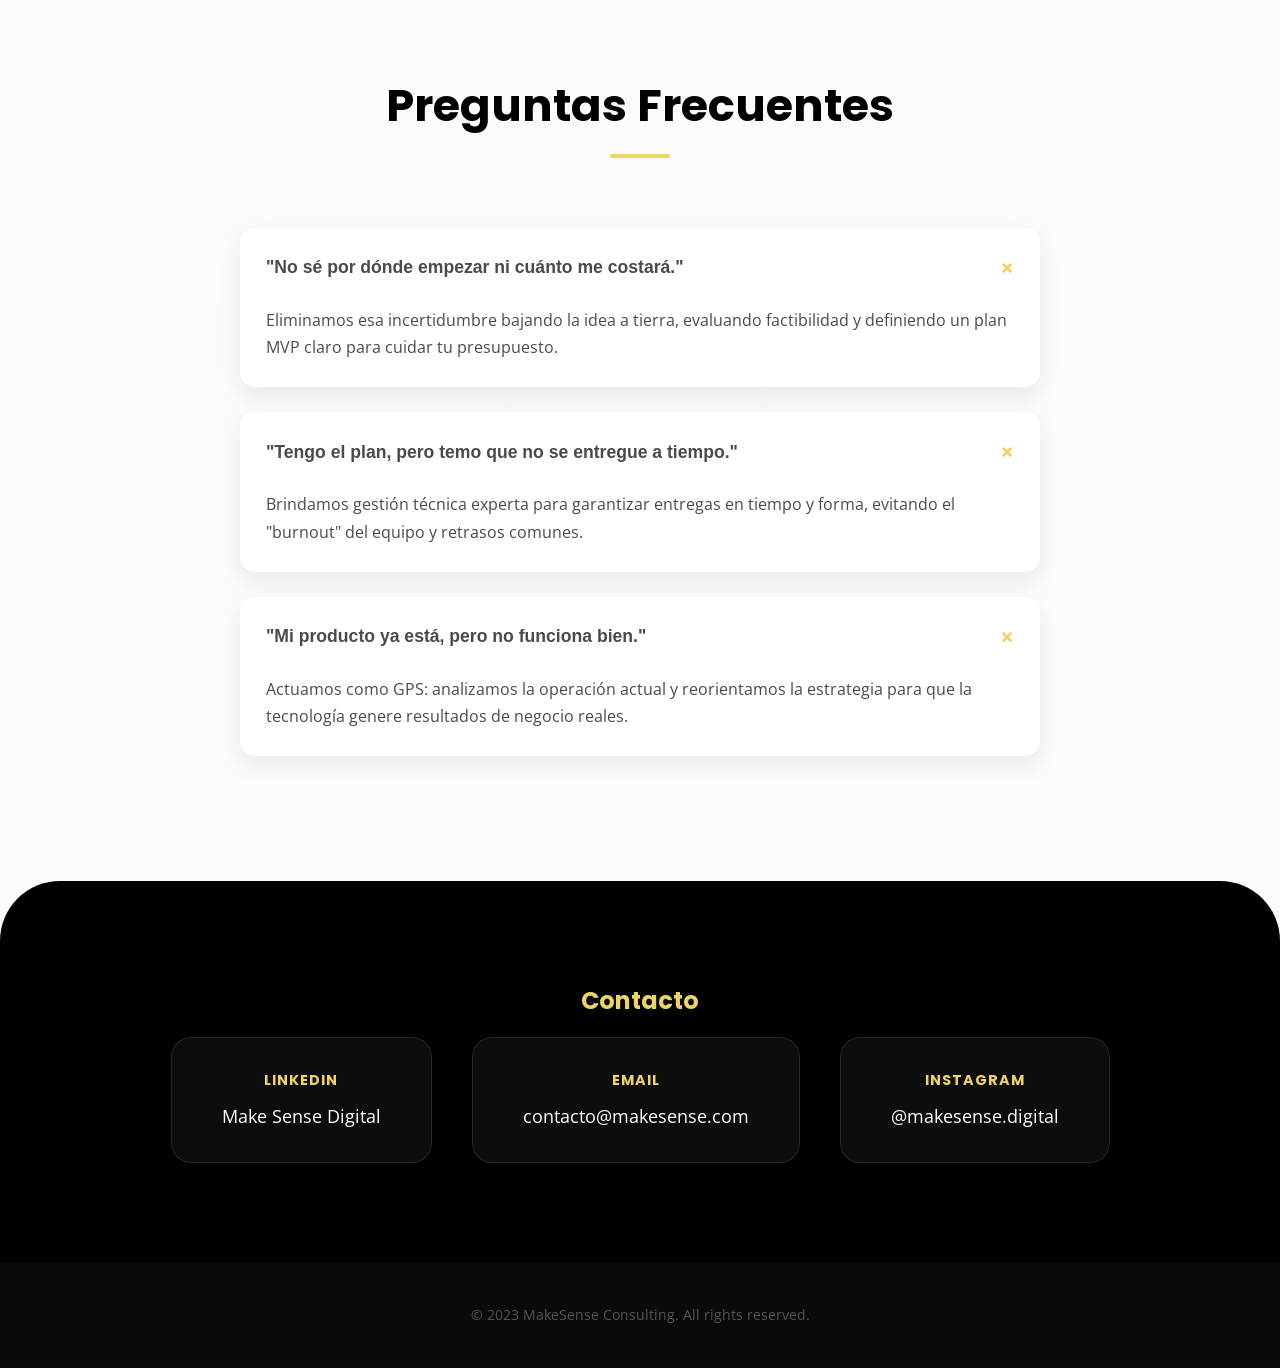
<file: Make Sense Digital.html>
<!DOCTYPE html>
<html lang="es">
<head>
    <!-- Google Tag Manager -->
    <script>(function(w,d,s,l,i){w[l]=w[l]||[];w[l].push({'gtm.start':
    new Date().getTime(),event:'gtm.js'});var f=d.getElementsByTagName(s)[0],
    j=d.createElement(s),dl=l!='dataLayer'?'&l='+l:'';j.async=true;j.src=
    'https://www.googletagmanager.com/gtm.js?id='+i+dl;f.parentNode.insertBefore(j,f);
    })(window,document,'script','dataLayer','GTM-P6JV5J3T');</script>
    <!-- End Google Tag Manager -->
    <meta charset="UTF-8">
    <meta name="viewport" content="width=device-width, initial-scale=1.0">
    <meta name="description" content="Consultoría boutique en innovación y tecnología. Make Sense digitaliza tu estrategia, acompaña MVPs y optimiza productos para crecer con certeza.">
    <meta property="og:title" content="Make Sense Digital | Innovation & Tech Consultancy">
    <meta property="og:description" content="Te guiamos para tomar decisiones tecnológicas seguras: ideación, MVP, optimización y trainings a medida.">
    <meta property="og:type" content="website">
    <meta property="og:image" content="Logos MK Sense/logo_full.png">
    <meta property="og:url" content="https://makesense.digital">
    <meta name="theme-color" content="#000000">
    <title>Make Sense Digital | Innovation & Tech Consultancy</title>
    
    <link rel="icon" href="Logos MK Sense/logo_monocromo_oscuro.png" type="image/png">
    <link rel="apple-touch-icon" href="Logos MK Sense/logo_monocromo_oscuro.png">
    <link rel="preload" as="image" href="Logos MK Sense/logo_full.png">

    <link rel="preconnect" href="https://fonts.googleapis.com">
    <link rel="preconnect" href="https://fonts.gstatic.com" crossorigin>
    <link href="https://fonts.googleapis.com/css2?family=Open+Sans:wght@400;600&family=Poppins:wght@300;600;700&display=swap" rel="stylesheet">
    
    <style>
        /* --- CSS VARIABLES & RESET --- */
        :root {
            --primary-black: #000000;
            --accent-yellow: #EED464; /* RGB(238,212,100) */
            --accent-yellow-dark: #d6b93f;
            --text-grey: #4a4a4a;
            --muted-grey: #7a7a7a;
            --light-bg: #f4f4f4;
            --white: #ffffff;
            --card-shadow: 0 10px 30px rgba(0,0,0,0.08);
            --hover-shadow: 0 15px 35px rgba(238, 212, 100, 0.2);
            --glass-bg: rgba(255,255,255,0.07);
            --hero-gradient: radial-gradient(circle at top left, rgba(238,212,100,0.15), transparent 60%);
            
            /* Typography */
            --font-title: 'Poppins', sans-serif;
            --font-body: 'Open Sans', sans-serif;
        }

        * {
            margin: 0;
            padding: 0;
            box-sizing: border-box;
            scroll-behavior: smooth;
        }

        body {
            font-family: var(--font-body);
            color: var(--text-grey);
            line-height: 1.7;
            background-color: #fcfcfc;
            background-image: linear-gradient(180deg, rgba(238,212,100,0.04), rgba(0,0,0,0));
            overflow-x: hidden;
            min-height: 100vh;
        }

        h1, h2, h3, h4 {
            font-family: var(--font-title);
            color: var(--primary-black);
        }

        a {
            text-decoration: none;
            color: inherit;
            transition: 0.3s ease;
        }

        a:focus-visible,
        button:focus-visible,
        .lang-switch:focus-visible {
            outline: 2px dashed var(--accent-yellow);
            outline-offset: 4px;
        }

        ul { list-style: none; }

        .container {
            max-width: 1200px;
            margin: 0 auto;
            padding: 0 25px;
        }

        /* --- ANIMATIONS (Scroll Reveal) --- */
        .reveal {
            opacity: 0;
            transform: translateY(30px);
            transition: all 0.8s ease-out;
        }

        .reveal.active {
            opacity: 1;
            transform: translateY(0);
        }

        /* --- BUTTONS --- */
        .btn {
            display: inline-block;
            background-color: var(--accent-yellow);
            color: var(--primary-black);
            padding: 15px 40px;
            font-family: var(--font-title);
            font-weight: 600;
            border-radius: 50px; /* Rounded Pill Shape */
            border: 2px solid var(--accent-yellow);
            box-shadow: 0 5px 15px rgba(238, 212, 100, 0.4);
            transform: translateY(0);
        }

        .btn:hover {
            background-color: transparent;
            border: 2px solid var(--accent-yellow);
            color: var(--accent-yellow);
            transform: translateY(-3px);
            box-shadow: 0 8px 20px rgba(238, 212, 100, 0.6);
        }

        .btn-secondary {
            background: transparent;
            color: var(--white);
            border: 2px solid rgba(255,255,255,0.25);
            box-shadow: none;
        }

        .btn-secondary:hover {
            border-color: var(--accent-yellow);
            color: var(--accent-yellow);
        }

        /* --- HEADER --- */
        header {
            background-color: rgba(255, 255, 255, 0.95);
            backdrop-filter: blur(10px);
            padding: 15px 0;
            position: sticky;
            top: 0;
            z-index: 1000;
            box-shadow: 0 4px 20px rgba(0,0,0,0.03);
            border-bottom-left-radius: 20px;
            border-bottom-right-radius: 20px;
        }

        .nav-container {
            display: flex;
            justify-content: space-between;
            align-items: center;
        }

        .logo-img {
            height: 40px;
            width: auto;
            display: block;
        }

        nav ul {
            display: flex;
            gap: 35px;
            align-items: center;
        }

        nav a {
            font-weight: 500;
            font-size: 0.95rem;
            position: relative;
        }

        nav a::after {
            content: '';
            position: absolute;
            width: 0;
            height: 2px;
            bottom: -5px;
            left: 0;
            background-color: var(--accent-yellow);
            transition: width 0.3s;
        }

        nav a:hover::after {
            width: 100%;
        }

        .lang-switch {
            cursor: pointer;
            font-weight: 700;
            font-size: 0.8rem;
            background: var(--primary-black);
            color: var(--accent-yellow);
            padding: 8px 16px;
            border-radius: 20px;
            transition: transform 0.2s;
        }
        
        .lang-switch:hover {
            transform: scale(1.05);
        }

        /* --- HERO SECTION --- */
        .hero {
            background-color: var(--primary-black);
            background-image: var(--hero-gradient);
            color: var(--white);
            padding: 140px 0 160px 0;
            text-align: left;
            position: relative;
            /* Curved bottom for less "square" look */
            border-bottom-left-radius: 50px; 
            border-bottom-right-radius: 50px;
            overflow: hidden;
        }

        /* Abstract background decoration */
        .hero::before {
            content: '';
            position: absolute;
            top: -50%;
            left: -20%;
            width: 800px;
            height: 800px;
            background: radial-gradient(circle, rgba(238,212,100,0.1) 0%, rgba(0,0,0,0) 70%);
            border-radius: 50%;
            z-index: 0;
        }

        .hero .container {
            position: relative;
            z-index: 1;
        }

        .hero-grid {
            display: grid;
            grid-template-columns: repeat(auto-fit, minmax(280px, 1fr));
            align-items: center;
            gap: 60px;
        }

        .hero-text {
            max-width: 640px;
        }

        .hero h1 {
            color: var(--accent-yellow);
            font-size: 3.5rem;
            margin-bottom: 25px;
            font-weight: 700;
            line-height: 1.2;
        }

        .hero p {
            font-size: 1.25rem;
            max-width: 750px;
            margin: 0 0 30px 0;
            font-weight: 300;
            opacity: 0.9;
        }

        .hero-eyebrow {
            text-transform: uppercase;
            letter-spacing: 3px;
            font-size: 0.85rem;
            color: var(--muted-grey);
            margin-bottom: 18px;
            font-weight: 600;
        }

        .hero-pill-list {
            display: flex;
            flex-wrap: wrap;
            gap: 12px;
            margin-bottom: 40px;
        }

        .hero-pill {
            background: rgba(255,255,255,0.08);
            color: var(--white);
            padding: 10px 18px;
            border-radius: 999px;
            font-size: 0.9rem;
            border: 1px solid rgba(255,255,255,0.12);
        }

        .cta-group {
            display: flex;
            flex-wrap: wrap;
            gap: 15px;
            align-items: center;
        }

        .hero-card {
            background: var(--glass-bg);
            border: 1px solid rgba(255,255,255,0.15);
            padding: 35px;
            border-radius: 30px;
            box-shadow: 0 20px 50px rgba(0,0,0,0.35);
            backdrop-filter: blur(18px);
        }

        .hero-card h3 {
            color: var(--accent-yellow);
            margin-bottom: 10px;
            font-size: 1.5rem;
        }

        .hero-card p {
            margin-bottom: 25px;
            font-size: 1rem;
            opacity: 0.85;
        }

        .hero-metrics {
            display: grid;
            grid-template-columns: repeat(2, minmax(120px, 1fr));
            gap: 20px;
        }

        .metric {
            padding: 15px;
            border-radius: 18px;
            border: 1px solid rgba(255,255,255,0.15);
        }

        .metric-value {
            font-size: 2rem;
            font-weight: 700;
            color: var(--accent-yellow);
        }

        .metric-label {
            display: block;
            font-size: 0.9rem;
            color: rgba(255,255,255,0.7);
        }

        /* --- ABOUT --- */
        .about {
            padding: 100px 0;
        }
        
        .about-card {
            background: var(--white);
            padding: 50px;
            border-radius: 30px;
            box-shadow: var(--card-shadow);
            text-align: center;
            max-width: 900px;
            margin: -80px auto 0 auto; /* Overlap effect */
            position: relative;
            z-index: 2;
        }

        .about h2 {
            font-size: 2.5rem;
            margin-bottom: 25px;
        }

        .about-highlights {
            display: grid;
            grid-template-columns: repeat(auto-fit, minmax(180px, 1fr));
            gap: 20px;
            margin-top: 40px;
        }

        .highlight-card {
            padding: 20px;
            border-radius: 18px;
            border: 1px solid rgba(0,0,0,0.05);
            background: #fafafa;
        }

        .highlight-number {
            font-size: 2rem;
            font-weight: 700;
            color: var(--primary-black);
        }

        .highlight-label {
            display: block;
            font-size: 0.9rem;
            color: var(--muted-grey);
        }

        /* --- SERVICES --- */
        .services {
            padding: 80px 0 120px 0;
            background-color: var(--light-bg);
            /* Soft curve separator */
            clip-path: polygon(0 5%, 100% 0, 100% 100%, 0 95%); 
        }

        .section-header {
            text-align: center;
            margin-bottom: 70px;
        }
        
        .section-tag {
            display: inline-block;
            font-size: 0.8rem;
            text-transform: uppercase;
            letter-spacing: 3px;
            color: var(--muted-grey);
            margin-bottom: 12px;
        }
        
        .section-header h2 {
            font-size: 2.8rem;
            position: relative;
            display: inline-block;
        }
        
        .section-header h2::after {
            content: '';
            display: block;
            width: 60px;
            height: 4px;
            background: var(--accent-yellow);
            margin: 10px auto 0;
            border-radius: 2px;
        }

        .section-description {
            max-width: 680px;
            margin: 15px auto 0;
            color: var(--muted-grey);
            font-size: 1rem;
        }

        .services-grid {
            display: grid;
            grid-template-columns: repeat(auto-fit, minmax(320px, 1fr));
            gap: 40px;
        }

        .service-card {
            background: var(--white);
            padding: 40px 30px;
            border-radius: 20px; /* Round corners */
            box-shadow: var(--card-shadow);
            transition: all 0.4s ease;
            position: relative;
            overflow: hidden;
            border-top: 0 solid var(--accent-yellow);
        }

        .service-card:hover {
            transform: translateY(-10px);
            box-shadow: var(--hover-shadow);
            border-top: 5px solid var(--accent-yellow);
        }

        .service-number {
            font-size: 3rem;
            font-weight: 700;
            color: #f0f0f0;
            position: absolute;
            top: 10px;
            right: 20px;
            z-index: 0;
        }

        .service-card h3 {
            font-size: 1.4rem;
            margin-bottom: 20px;
            position: relative;
            z-index: 1;
        }

        .service-card p {
            font-size: 0.95rem;
            color: #666;
            margin-bottom: 15px;
            position: relative;
            z-index: 1;
        }

        /* --- CTA BANNER --- */
        .cta-banner {
            padding: 90px 0;
            background: #0d0d0d;
            color: var(--white);
        }

        .cta-banner .cta-content {
            display: flex;
            align-items: center;
            justify-content: space-between;
            gap: 40px;
            flex-wrap: wrap;
        }

        .cta-banner h2 {
            color: var(--accent-yellow);
            margin-bottom: 15px;
        }

        .cta-banner p {
            color: rgba(255,255,255,0.82);
            max-width: 620px;
        }


        /* --- FAQS --- */
        .faqs {
            padding: 100px 0;
        }

        .faq-item {
            max-width: 800px;
            margin: 0 auto 25px auto;
            border-radius: 15px;
            background: var(--white);
            box-shadow: 0 5px 15px rgba(0,0,0,0.03);
            overflow: hidden;
            border: 1px solid rgba(0,0,0,0.05);
            transition: all 0.3s;
        }

        .faq-question {
            padding: 25px;
            width: 100%;
            background: none;
            border: none;
            cursor: pointer;
            font-weight: 600;
            display: flex;
            justify-content: space-between;
            align-items: center;
            font-size: 1.1rem;
            text-align: left;
            color: inherit;
        }

        .faq-question:hover {
            background-color: #fafafa;
        }

        .icon-plus {
            font-size: 1.5rem;
            color: var(--accent-yellow);
            transition: transform 0.3s;
        }

        .faq-answer {
            max-height: 0;
            overflow: hidden;
            transition: max-height 0.3s ease-out;
            padding: 0 25px;
            opacity: 0;
        }

        .faq-item.active .faq-answer {
            max-height: 300px; /* Arbitrary large height */
            padding-bottom: 25px;
            opacity: 1;
        }
        
        .faq-item.active .icon-plus {
            transform: rotate(45deg);
        }
        
        .faq-item.active {
            box-shadow: 0 10px 25px rgba(0,0,0,0.08);
            border-color: transparent;
        }

        /* --- CONTACT --- */
        .contact {
            padding: 100px 0;
            background-color: var(--primary-black);
            color: var(--white);
            text-align: center;
            border-top-left-radius: 60px;
            border-top-right-radius: 60px;
        }

        .contact h2 {
            color: var(--accent-yellow);
            margin-bottom: 15px;
        }
        
        .contact p {
            margin-bottom: 50px;
            font-size: 1.2rem;
            opacity: 0.8;
        }

        .contact-container {
            display: flex;
            justify-content: center;
            gap: 40px;
            flex-wrap: wrap;
        }

        .contact-card {
            background: rgba(255,255,255,0.05);
            padding: 30px 50px;
            border-radius: 20px;
            backdrop-filter: blur(5px);
            transition: 0.3s;
            border: 1px solid rgba(255,255,255,0.1);
        }

        .contact-card:hover {
            background: rgba(255,255,255,0.1);
            transform: translateY(-5px);
        }

        .contact-label {
            display: block;
            color: var(--accent-yellow);
            font-weight: 700;
            font-family: var(--font-title);
            margin-bottom: 10px;
            text-transform: uppercase;
            letter-spacing: 1px;
            font-size: 0.9rem;
        }
        
        .contact-value {
            font-size: 1.1rem;
        }

        /* --- FOOTER --- */
        footer {
            background-color: #0a0a0a; /* Slightly lighter than black */
            color: #555;
            text-align: center;
            padding: 40px 0;
            font-size: 0.9rem;
        }

        /* --- RESPONSIVE --- */
        @media (max-width: 768px) {
            .nav-container {
                flex-direction: column;
                gap: 20px;
            }
            .hero {
                padding: 100px 0;
                border-radius: 0 0 30px 30px;
                text-align: center;
            }
            .hero-grid {
                grid-template-columns: 1fr;
                gap: 30px;
            }
            .hero h1 {
                font-size: 2.2rem;
            }
            .hero-pill-list {
                justify-content: center;
            }
            .cta-group {
                justify-content: center;
            }
            .hero-card {
                text-align: center;
            }
            .hero-metrics {
                grid-template-columns: repeat(2, minmax(120px, 1fr));
            }
            .about-card {
                padding: 30px 20px;
                margin-top: -50px;
            }
            .about-highlights {
                grid-template-columns: repeat(auto-fit, minmax(140px, 1fr));
            }
            .cta-banner .cta-content {
                flex-direction: column;
                text-align: center;
            }
            .contact-container {
                flex-direction: column;
                gap: 20px;
            }
        }

        @media (prefers-reduced-motion: reduce) {
            * {
                transition: none !important;
                animation: none !important;
            }
        }
    </style>
</head>
<body>

    <!-- Google Tag Manager (noscript) -->
    <noscript><iframe src="https://www.googletagmanager.com/ns.html?id=GTM-P6JV5J3T" height="0" width="0" style="display:none;visibility:hidden"></iframe></noscript>
    <!-- End Google Tag Manager (noscript) -->

    <header>
        <div class="container nav-container">
            <a href="#" aria-label="Make Sense Digital">
                <img src="Logos MK Sense/logo_full.png" alt="Logo de Make Sense Digital" class="logo-img" width="180" height="52">
            </a>
            <nav>
                <ul>
                    <li><a href="#home" data-i18n="nav_home">Inicio</a></li>
                    <li><a href="#services" data-i18n="nav_services">Servicios</a></li>
                    <li><a href="#faqs" data-i18n="nav_faqs">FAQs</a></li>
                    <li><a href="#contact" data-i18n="nav_contact">Contacto</a></li>
                </ul>
            </nav>
            <div class="lang-switch" onclick="toggleLanguage()">ES / EN</div>
        </div>
    </header>

    <section id="home" class="hero">
        <div class="container hero-grid">
            <div class="hero-text">
                <p class="hero-eyebrow reveal" data-i18n="hero_eyebrow">Consultoría boutique</p>
                <h1 class="reveal" data-i18n="hero_title">La Tranquilidad Digital que Necesitas</h1>
                <p class="reveal" data-i18n="hero_subtitle">¿Sientes que el futuro de tu negocio pasa por lo digital, pero la frustración de tomar una mala decisión te paraliza? Tienes derecho a la certeza digital.</p>
                <ul class="hero-pill-list reveal">
                    <li class="hero-pill" data-i18n="hero_pill1">Diagnóstico integral</li>
                    <li class="hero-pill" data-i18n="hero_pill2">Roadmap accionable</li>
                    <li class="hero-pill" data-i18n="hero_pill3">Entrega de producto</li>
                    <li class="hero-pill" data-i18n="hero_pill4">Equipo senior on-demand</li>
                </ul>
                <div class="cta-group reveal">
                    <a href="#co-creamos" class="btn" data-i18n="cta_button">Agendar Charla Gratuita</a>
                    <a href="#services" class="btn btn-secondary" data-i18n="cta_secondary">Explorar servicios</a>
                </div>
            </div>
            <div class="hero-card reveal">
                <h3 data-i18n="hero_card_title">Partner Digital End-to-End</h3>
                <p data-i18n="hero_card_copy">Convertimos la complejidad tecnológica en decisiones claras con impacto en negocio.</p>
                <div class="hero-metrics">
                    <div class="metric">
                        <span class="metric-value">+120</span>
                        <span class="metric-label" data-i18n="metric1_label">Sprints alineados</span>
                    </div>
                    <div class="metric">
                        <span class="metric-value">92%</span>
                        <span class="metric-label" data-i18n="metric2_label">Roadmaps on-time</span>
                    </div>
                    <div class="metric">
                        <span class="metric-value">15</span>
                        <span class="metric-label" data-i18n="metric3_label">Mercados atendidos</span>
                    </div>
                    <div class="metric">
                        <span class="metric-value">24/7</span>
                        <span class="metric-label" data-i18n="metric4_label">Soporte estratégico</span>
                    </div>
                </div>
            </div>
        </div>
    </section>

    <section id="about" class="about">
        <div class="container">
            <div class="about-card reveal">
                <h2 data-i18n="about_title">Tu Socio Estratégico</h2>
                <p data-i18n="about_p1">
                    MS Consulting es tu socio estratégico. Te acompañamos en cada decisión, traducimos la complejidad técnica a lenguaje de negocio y te aseguramos que tus inversiones digitales te acerquen a tus objetivos.
                </p>
                <br>
                <p data-i18n="about_p2">
                    Somos profesionales full-time que reservamos parte de nuestro tiempo para apoyarte bajo una economía circular del conocimiento: pagas por la certeza de una experiencia boutique, no por nuestra curva de aprendizaje.
                </p>
                <div class="about-highlights">
                    <div class="highlight-card">
                        <span class="highlight-number">+15</span>
                        <span class="highlight-label" data-i18n="about_hl1">Industrias intervenidas</span>
                    </div>
                    <div class="highlight-card">
                        <span class="highlight-number">8/10</span>
                        <span class="highlight-label" data-i18n="about_hl2">Clientes por referidos</span>
                    </div>
                    <div class="highlight-card">
                        <span class="highlight-number">3</span>
                        <span class="highlight-label" data-i18n="about_hl3">Modelos de engagement flexibles</span>
                    </div>
                </div>
            </div>
        </div>
    </section>

    <section id="services" class="services">
        <div class="container">
            <div class="section-header reveal">
                <span class="section-tag" data-i18n="services_tag">Donde agregamos valor</span>
                <h2 data-i18n="services_title">Nuestros Servicios</h2>
                <p class="section-description" data-i18n="services_desc">Diagnóstico estratégico, ejecución rigurosa y optimización continua para asegurar que cada inversión digital tenga retorno medible.</p>
            </div>
            <div class="services-grid">
                
                <div class="service-card reveal">
                    <span class="service-number">01</span>
                    <h3 data-i18n="serv1_title">Ideation & Planificación</h3>
                    <p data-i18n="serv1_p1">Bajamos tu idea a tierra de forma realista. Evaluamos potencial y factibilidad técnica para evitar desperdicio de presupuesto.</p>
                    <p data-i18n="serv1_p2">Definimos el MVP (Mínimo Producto Viable) con un plan de trabajo claro, ideal para equipos que necesitan visión experta.</p>
                </div>

                <div class="service-card reveal">
                    <span class="service-number">02</span>
                    <h3 data-i18n="serv2_title">MVP: Ejecución Acompañada</h3>
                    <p data-i18n="serv2_p1">Aportamos la experiencia técnica para gestionar la entrega de tu software en tiempo y forma, minimizando riesgos de fracaso.</p>
                    <p data-i18n="serv2_p2">Evita el agotamiento de tu equipo y el estancamiento por incumplimiento de deadlines mediante caminos probados.</p>
                </div>

                <div class="service-card reveal">
                    <span class="service-number">03</span>
                    <h3 data-i18n="serv3_title">GPS: Optimización</h3>
                    <p data-i18n="serv3_p1">Si tu producto no rinde como esperabas, analizamos tu operación y redefinimos los pasos estratégicos.</p>
                    <p data-i18n="serv3_p2">Convertimos tu tecnología en una ventaja competitiva real alineada a tu visión de negocio.</p>
                </div>

                <div class="service-card reveal">
                    <span class="service-number">04</span>
                    <h3 data-i18n="serv4_title">Trainings</h3>
                    <p data-i18n="serv4_p1">Talleres especializados en brechas profesionales clave: Behind Ecommerce, Lean Startup y Software Partner.</p>
                    <p data-i18n="serv4_p2">Soluciones tangibles e inmediatas para elevar el nivel técnico de tu equipo interno.</p>
                </div>

                <div class="service-card reveal" style="border-top-color: var(--primary-black);">
                    <span class="service-number" style="color:#ddd;">05</span>
                    <h3 data-i18n="serv5_title">MS Exchange</h3>
                    <p data-i18n="serv5_p1">Tu puerta de entrada: una charla de una hora, <strong>gratis</strong>, para entender si somos el socio que necesitas.</p>
                    <p data-i18n="serv5_p2">Solo trae tu problema definido en una oración y los hitos de cómo llegaste ahí. Nosotros trazamos el camino.</p>
                </div>

            </div>
        </div>
    </section>

    <section id="co-creamos" class="cta-banner">
        <div class="container">
            <div class="cta-content reveal">
                <div>
                    <span class="section-tag" data-i18n="cta_tag">Co-creamos contigo</span>
                    <h2 data-i18n="cta_banner_title">Ponemos en movimiento tus ideas</h2>
                    <p data-i18n="cta_banner_copy">Comenzamos con un sprint de descubrimiento ágil para auditar tu stack, entender al equipo y definir el mayor quick win antes de invertir en desarrollo.</p>
                </div>
                <a class="btn" href="https://calendly.com/juan-torresel?hide_landing_page_details=1&hide_gdpr_banner=1" target="_blank" rel="noopener" data-i18n="cta_banner_button">Reservar 30'</a>
            </div>
        </div>
    </section>

    <section id="faqs" class="faqs">
        <div class="container">
            <div class="section-header reveal">
                <h2 data-i18n="faq_title">Preguntas Frecuentes</h2>
            </div>
            
            <div class="faq-item reveal">
                <button class="faq-question" type="button" aria-expanded="false" aria-controls="faq-1">
                    <span data-i18n="faq1_q">"No sé por dónde empezar ni cuánto me costará."</span>
                    <span class="icon-plus" aria-hidden="true">+</span>
                </button>
                <div class="faq-answer" id="faq-1" role="region" aria-hidden="true">
                    <p data-i18n="faq1_a">Eliminamos esa incertidumbre bajando la idea a tierra, evaluando factibilidad y definiendo un plan MVP claro para cuidar tu presupuesto.</p>
                </div>
            </div>

            <div class="faq-item reveal">
                <button class="faq-question" type="button" aria-expanded="false" aria-controls="faq-2">
                    <span data-i18n="faq2_q">"Tengo el plan, pero temo que no se entregue a tiempo."</span>
                    <span class="icon-plus" aria-hidden="true">+</span>
                </button>
                <div class="faq-answer" id="faq-2" role="region" aria-hidden="true">
                    <p data-i18n="faq2_a">Brindamos gestión técnica experta para garantizar entregas en tiempo y forma, evitando el "burnout" del equipo y retrasos comunes.</p>
                </div>
            </div>

            <div class="faq-item reveal">
                <button class="faq-question" type="button" aria-expanded="false" aria-controls="faq-3">
                    <span data-i18n="faq3_q">"Mi producto ya está, pero no funciona bien."</span>
                    <span class="icon-plus" aria-hidden="true">+</span>
                </button>
                <div class="faq-answer" id="faq-3" role="region" aria-hidden="true">
                    <p data-i18n="faq3_a">Actuamos como GPS: analizamos la operación actual y reorientamos la estrategia para que la tecnología genere resultados de negocio reales.</p>
                </div>
            </div>

        </div>
    </section>

    <section id="contact" class="contact">
        <div class="container">
            <h2 class="reveal" data-i18n="contact_title">Contacto</h2>
            <div class="contact-container">
                <a href="https://www.linkedin.com/company/make-sense-digital/" target="_blank" class="contact-card">
                    <span class="contact-label" data-i18n="lbl_linkedin">LinkedIn</span>
                    <span class="contact-value">Make Sense Digital</span>
                </a>

                <a href="mailto:contacto@makesense.com" class="contact-card">
                    <span class="contact-label" data-i18n="lbl_email">Email</span>
                    <span class="contact-value">contacto@makesense.com</span>
                </a>

                <a href="https://instagram.com/makesense.digital" target="_blank" class="contact-card">
                    <span class="contact-label" data-i18n="lbl_social">Instagram</span>
                    <span class="contact-value">@makesense.digital</span>
                </a>
            </div>
        </div>
    </section>

    <footer>
        <div class="container">
            <p>&copy; 2023 MakeSense Consulting. All rights reserved.</p>
        </div>
    </footer>

    <script>
        // --- 1. FAQ Logic ---
        function toggleFaq(button) {
            const parent = button.closest('.faq-item');
            const answerId = button.getAttribute('aria-controls');
            const answer = document.getElementById(answerId);
            const willOpen = !parent.classList.contains('active');
            parent.classList.toggle('active');
            button.setAttribute('aria-expanded', willOpen.toString());
            if (answer) answer.setAttribute('aria-hidden', (!willOpen).toString());
        }

        document.querySelectorAll('.faq-question').forEach(button => {
            button.addEventListener('click', () => toggleFaq(button));
        });

        // --- 2. Scroll Reveal Animation ---
        function reveal() {
            var reveals = document.querySelectorAll(".reveal");
            for (var i = 0; i < reveals.length; i++) {
                var windowHeight = window.innerHeight;
                var elementTop = reveals[i].getBoundingClientRect().top;
                var elementVisible = 100;
                if (elementTop < windowHeight - elementVisible) {
                    reveals[i].classList.add("active");
                }
            }
        }
        window.addEventListener("load", reveal);
        window.addEventListener("scroll", reveal);

        // --- 3. Translation Logic ---
        const translations = {
            es: {
                nav_home: "Inicio", nav_services: "Servicios", nav_faqs: "FAQs", nav_contact: "Contacto",
                hero_eyebrow: "Consultoría boutique",
                hero_title: "La Tranquilidad Digital que Necesitas",
                hero_subtitle: "¿Sientes que el futuro de tu negocio pasa por lo digital, pero la frustración de tomar una mala decisión te paraliza? Tienes derecho a la certeza digital.",
                hero_pill1: "Diagnóstico integral", hero_pill2: "Roadmap accionable", hero_pill3: "Entrega de producto", hero_pill4: "Equipo senior on-demand",
                cta_button: "Agendar Charla Gratuita", cta_secondary: "Explorar servicios",
                hero_card_title: "Partner Digital End-to-End",
                hero_card_copy: "Convertimos la complejidad tecnológica en decisiones claras con impacto en negocio.",
                metric1_label: "Sprints alineados", metric2_label: "Roadmaps on-time", metric3_label: "Mercados atendidos", metric4_label: "Soporte estratégico",
                about_title: "Tu Socio Estratégico",
                about_p1: "MS Consulting es tu socio estratégico. Te acompañamos en cada decisión, traducimos la complejidad técnica a lenguaje de negocio y te aseguramos que tus inversiones digitales te acerquen a tus objetivos.",
                about_p2: "Somos profesionales full-time que reservamos parte de nuestro tiempo para apoyarte bajo una economía circular del conocimiento: pagas por la certeza de una experiencia boutique, no por nuestra curva de aprendizaje.",
                about_hl1: "Industrias intervenidas", about_hl2: "Clientes por referidos", about_hl3: "Modelos de engagement flexibles",
                services_tag: "Donde agregamos valor",
                services_title: "Nuestros Servicios",
                services_desc: "Diagnóstico estratégico, ejecución rigurosa y optimización continua para asegurar que cada inversión digital tenga retorno medible.",
                cta_tag: "Co-creamos contigo",
                cta_banner_title: "Ponemos en movimiento tus ideas",
                cta_banner_copy: "Comenzamos con un sprint de descubrimiento ágil para auditar tu stack, entender al equipo y definir el mayor quick win antes de invertir en desarrollo.",
                cta_banner_button: "Reservar 30'",
                serv1_title: "Ideation & Planificación", serv1_p1: "Bajamos tu idea a tierra de forma realista. Evaluamos potencial y factibilidad técnica para evitar desperdicio de presupuesto.", serv1_p2: "Definimos el MVP (Mínimo Producto Viable) con un plan de trabajo claro, ideal para equipos que necesitan visión experta.",
                serv2_title: "MVP: Ejecución Acompañada", serv2_p1: "Aportamos la experiencia técnica para gestionar la entrega de tu software en tiempo y forma, minimizando riesgos de fracaso.", serv2_p2: "Evita el agotamiento de tu equipo y el estancamiento por incumplimiento de deadlines mediante caminos probados.",
                serv3_title: "GPS: Optimización", serv3_p1: "Si tu producto no rinde como esperabas, analizamos tu operación y redefinimos los pasos estratégicos.", serv3_p2: "Convertimos tu tecnología en una ventaja competitiva real alineada a tu visión de negocio.",
                serv4_title: "Trainings", serv4_p1: "Talleres especializados en brechas profesionales clave: Behind Ecommerce, Lean Startup y Software Partner.", serv4_p2: "Soluciones tangibles e inmediatas para elevar el nivel técnico de tu equipo interno.",
                serv5_title: "MS Exchange", serv5_p1: "Tu puerta de entrada: una charla de una hora, gratis, para entender si somos el socio que necesitas.", serv5_p2: "Solo trae tu problema definido en una oración y los hitos de cómo llegaste ahí. Nosotros trazamos el camino.",
                faq_title: "Preguntas Frecuentes",
                faq1_q: "\"No sé por dónde empezar ni cuánto me costará.\"", faq1_a: "Eliminamos esa incertidumbre bajando la idea a tierra, evaluando factibilidad y definiendo un plan MVP claro para cuidar tu presupuesto.",
                faq2_q: "\"Tengo el plan, pero temo que no se entregue a tiempo.\"", faq2_a: "Brindamos gestión técnica experta para garantizar entregas en tiempo y forma, evitando el \"burnout\" del equipo y retrasos comunes.",
                faq3_q: "\"Mi producto ya está, pero no funciona bien.\"", faq3_a: "Actuamos como GPS: analizamos la operación actual y reorientamos la estrategia para que la tecnología genere resultados de negocio reales.",
                contact_title: "Contacto",
                lbl_linkedin: "LinkedIn", lbl_email: "Email", lbl_social: "Instagram"
            },
            en: {
                nav_home: "Home", nav_services: "Services", nav_faqs: "FAQs", nav_contact: "Contact",
                hero_eyebrow: "Boutique consultancy",
                hero_title: "The Digital Tranquility You Need",
                hero_subtitle: "Do you feel the future of your business is digital, but the frustration of making a bad decision paralyzes you? You have the right to digital certainty.",
                hero_pill1: "Full diagnosis", hero_pill2: "Actionable roadmap", hero_pill3: "Product delivery", hero_pill4: "Senior team on-demand",
                cta_button: "Book Free Chat", cta_secondary: "Discover services",
                hero_card_title: "End-to-End Digital Partner",
                hero_card_copy: "We turn technological complexity into clear decisions with business impact.",
                metric1_label: "Aligned sprints", metric2_label: "On-time roadmaps", metric3_label: "Markets served", metric4_label: "Strategic support",
                about_title: "Your Strategic Partner",
                about_p1: "MS Consulting is your strategic partner. We accompany you in every decision, translating technical complexity into business language, ensuring your digital investments bring you closer to your goals.",
                about_p2: "We are full-time professionals reserving part of our time to support you under a circular knowledge economy: you pay for the certainty of a boutique experience, not our learning curve.",
                about_hl1: "Industries impacted", about_hl2: "Clients by referrals", about_hl3: "Flexible engagement models",
                services_tag: "Where we add value",
                services_title: "Our Services",
                services_desc: "Strategic diagnosis, rigorous execution, and ongoing optimization so every digital investment has measurable ROI.",
                cta_tag: "We co-create with you",
                cta_banner_title: "We set your ideas in motion",
                cta_banner_copy: "We kick off with a fast discovery sprint to audit your stack, understand your team, and define the biggest quick win before investing in build.",
                cta_banner_button: "Book a 30' slot",
                serv1_title: "Ideation & Planning", serv1_p1: "We ground your idea realistically. We evaluate potential and technical feasibility to avoid budget waste.", serv1_p2: "We define the MVP (Minimum Viable Product) with a clear work plan, ideal for teams needing expert vision.",
                serv2_title: "MVP: Accompanied Execution", serv2_p1: "We provide technical experience to manage your software delivery on time, minimizing failure risks.", serv2_p2: "Avoid team burnout and stagnation due to missed deadlines through proven paths.",
                serv3_title: "GPS: Optimization", serv3_p1: "If your product isn't performing as expected, we analyze your operation and redefine strategic steps.", serv3_p2: "We turn your technology into a real competitive advantage aligned with your business vision.",
                serv4_title: "Trainings", serv4_p1: "Specialized workshops on key professional gaps: Behind Ecommerce, Lean Startup, and Software Partner.", serv4_p2: "Tangible and immediate solutions to elevate your internal team's technical level.",
                serv5_title: "MS Exchange", serv5_p1: "Your entry door: a one-hour chat, free, to understand if we are the partner you need.", serv5_p2: "Just bring your problem defined in one sentence and the milestones of how you got there. We trace the path.",
                faq_title: "Frequently Asked Questions",
                faq1_q: "\"I don't know where to start or the cost.\"", faq1_a: "We eliminate that uncertainty by grounding the idea, evaluating feasibility, and defining a clear MVP plan to protect your budget.",
                faq2_q: "\"I have the plan, but fear delays.\"", faq2_a: "We provide expert technical management to guarantee on-time delivery, avoiding team burnout and common delays.",
                faq3_q: "\"My product exists, but doesn't work well.\"", faq3_a: "We act as GPS: analyzing current operations and reorienting strategy so technology generates real business results.",
                contact_title: "Contact",
                lbl_linkedin: "LinkedIn", lbl_email: "Email", lbl_social: "Instagram"
            }
        };

        let currentLang = 'es';
        function toggleLanguage() {
            currentLang = currentLang === 'es' ? 'en' : 'es';
            document.querySelectorAll('[data-i18n]').forEach(element => {
                const key = element.getAttribute('data-i18n');
                if (translations[currentLang][key]) element.textContent = translations[currentLang][key];
            });
            document.querySelector('.lang-switch').textContent = currentLang === 'es' ? 'ES / EN' : 'EN / ES';
        }
    </script>
</body>
</html>
</file>
<file: assets/fonts.css>
/* Self-hosted typefaces — Handbook §26.
 *
 * These were loaded from `fonts.googleapis.com` and `fonts.gstatic.com`: two third-party origins
 * contacted on first render, before any consent choice, with no server available to proxy them.
 * §26 names the remedy in as many words — "Self-hosting typefaces removes one of these outright
 * and is faster."
 *
 * Only the `latin` and `latin-ext` subsets ship. The upstream stylesheet also carries cyrillic,
 * greek and vietnamese; this site publishes Spanish and English, and a visitor should not download
 * alphabets the page cannot render.
 *
 * URLs are QUOTED and ROOT-RELATIVE. Both are needed for the gate to see them at all: it reads
 * references as literal strings, requires quotes, and does not resolve a path against the
 * directory of the file it appears in. Unquoted or relative, these ten files read as orphans.
 *
 * URLs are root-relative rather than relative to this file. Both work in a browser; only the
 * root-relative form is resolved by `check-assets`, which reads references as literal strings and
 * does not resolve them against the directory of the file they appear in. A relative `url()` here
 * reads to it as a missing file at the repository root AND leaves the real files looking like
 * orphans — two findings for one correct line.
 *
 * `font-display: swap` is kept from the original: text paints immediately in the fallback and
 * swaps when the file arrives, rather than leaving the page blank while it loads.
 */

/* Open Sans 400 — latin-ext */
@font-face {
  font-family: 'Open Sans';
  font-style: normal;
  font-weight: 400;
  font-display: swap;
  src: url("/assets/fonts/open-sans-400-latin-ext.woff2") format('woff2');
  unicode-range: U+0100-02BA, U+02BD-02C5, U+02C7-02CC, U+02CE-02D7, U+02DD-02FF, U+0304, U+0308, U+0329, U+1D00-1DBF, U+1E00-1E9F, U+1EF2-1EFF, U+2020, U+20A0-20AB, U+20AD-20C0, U+2113, U+2C60-2C7F, U+A720-A7FF;
}

/* Open Sans 400 — latin */
@font-face {
  font-family: 'Open Sans';
  font-style: normal;
  font-weight: 400;
  font-display: swap;
  src: url("/assets/fonts/open-sans-400-latin.woff2") format('woff2');
  unicode-range: U+0000-00FF, U+0131, U+0152-0153, U+02BB-02BC, U+02C6, U+02DA, U+02DC, U+0304, U+0308, U+0329, U+2000-206F, U+20AC, U+2122, U+2191, U+2193, U+2212, U+2215, U+FEFF, U+FFFD;
}

/* Open Sans 600 — latin-ext */
@font-face {
  font-family: 'Open Sans';
  font-style: normal;
  font-weight: 600;
  font-display: swap;
  src: url("/assets/fonts/open-sans-600-latin-ext.woff2") format('woff2');
  unicode-range: U+0100-02BA, U+02BD-02C5, U+02C7-02CC, U+02CE-02D7, U+02DD-02FF, U+0304, U+0308, U+0329, U+1D00-1DBF, U+1E00-1E9F, U+1EF2-1EFF, U+2020, U+20A0-20AB, U+20AD-20C0, U+2113, U+2C60-2C7F, U+A720-A7FF;
}

/* Open Sans 600 — latin */
@font-face {
  font-family: 'Open Sans';
  font-style: normal;
  font-weight: 600;
  font-display: swap;
  src: url("/assets/fonts/open-sans-600-latin.woff2") format('woff2');
  unicode-range: U+0000-00FF, U+0131, U+0152-0153, U+02BB-02BC, U+02C6, U+02DA, U+02DC, U+0304, U+0308, U+0329, U+2000-206F, U+20AC, U+2122, U+2191, U+2193, U+2212, U+2215, U+FEFF, U+FFFD;
}

/* Poppins 300 — latin-ext */
@font-face {
  font-family: 'Poppins';
  font-style: normal;
  font-weight: 300;
  font-display: swap;
  src: url("/assets/fonts/poppins-300-latin-ext.woff2") format('woff2');
  unicode-range: U+0100-02BA, U+02BD-02C5, U+02C7-02CC, U+02CE-02D7, U+02DD-02FF, U+0304, U+0308, U+0329, U+1D00-1DBF, U+1E00-1E9F, U+1EF2-1EFF, U+2020, U+20A0-20AB, U+20AD-20C0, U+2113, U+2C60-2C7F, U+A720-A7FF;
}

/* Poppins 300 — latin */
@font-face {
  font-family: 'Poppins';
  font-style: normal;
  font-weight: 300;
  font-display: swap;
  src: url("/assets/fonts/poppins-300-latin.woff2") format('woff2');
  unicode-range: U+0000-00FF, U+0131, U+0152-0153, U+02BB-02BC, U+02C6, U+02DA, U+02DC, U+0304, U+0308, U+0329, U+2000-206F, U+20AC, U+2122, U+2191, U+2193, U+2212, U+2215, U+FEFF, U+FFFD;
}

/* Poppins 600 — latin-ext */
@font-face {
  font-family: 'Poppins';
  font-style: normal;
  font-weight: 600;
  font-display: swap;
  src: url("/assets/fonts/poppins-600-latin-ext.woff2") format('woff2');
  unicode-range: U+0100-02BA, U+02BD-02C5, U+02C7-02CC, U+02CE-02D7, U+02DD-02FF, U+0304, U+0308, U+0329, U+1D00-1DBF, U+1E00-1E9F, U+1EF2-1EFF, U+2020, U+20A0-20AB, U+20AD-20C0, U+2113, U+2C60-2C7F, U+A720-A7FF;
}

/* Poppins 600 — latin */
@font-face {
  font-family: 'Poppins';
  font-style: normal;
  font-weight: 600;
  font-display: swap;
  src: url("/assets/fonts/poppins-600-latin.woff2") format('woff2');
  unicode-range: U+0000-00FF, U+0131, U+0152-0153, U+02BB-02BC, U+02C6, U+02DA, U+02DC, U+0304, U+0308, U+0329, U+2000-206F, U+20AC, U+2122, U+2191, U+2193, U+2212, U+2215, U+FEFF, U+FFFD;
}

/* Poppins 700 — latin-ext */
@font-face {
  font-family: 'Poppins';
  font-style: normal;
  font-weight: 700;
  font-display: swap;
  src: url("/assets/fonts/poppins-700-latin-ext.woff2") format('woff2');
  unicode-range: U+0100-02BA, U+02BD-02C5, U+02C7-02CC, U+02CE-02D7, U+02DD-02FF, U+0304, U+0308, U+0329, U+1D00-1DBF, U+1E00-1E9F, U+1EF2-1EFF, U+2020, U+20A0-20AB, U+20AD-20C0, U+2113, U+2C60-2C7F, U+A720-A7FF;
}

/* Poppins 700 — latin */
@font-face {
  font-family: 'Poppins';
  font-style: normal;
  font-weight: 700;
  font-display: swap;
  src: url("/assets/fonts/poppins-700-latin.woff2") format('woff2');
  unicode-range: U+0000-00FF, U+0131, U+0152-0153, U+02BB-02BC, U+02C6, U+02DA, U+02DC, U+0304, U+0308, U+0329, U+2000-206F, U+20AC, U+2122, U+2191, U+2193, U+2212, U+2215, U+FEFF, U+FFFD;
}
</file>
<file: styles.css>
/* Make Sense Digital — site styles.
 *
 * EXTRACTED FROM index.html ON 2026-08-12, and the move is not cosmetic. `check-markup` reads the
 * four mobile render rules out of `.css` files, so while this lived in a `<style>` block THREE OF
 * THE FOUR RAN AGAINST AN EMPTY STRING and reported nothing — which reads exactly like passing.
 * A full-height rule using the wrong viewport unit sat here the whole time, uncaught.
 * (Not written literally: the check reads comments too, and would flag this line. Reported as
 * engineering-handbook#56; fixed here by giving the rules something to read.)
 *
 * Cache invalidation is manual: there is no build, so no content-addressed filenames. The `?v=` in
 * the markup comes from `config.assetVersion` and nowhere else, and the two are checked against
 * each other by `check-config`. Bump both together or a returning visitor gets this file cached
 * against new markup.
 */

/* --- CSS VARIABLES & RESET --- */
:root {
    --primary-black: #000000;
    --accent-yellow: #EED464; /* RGB(238,212,100) */
    --accent-yellow-dark: #d6b93f;
    --text-grey: #4a4a4a;
    --muted-grey: #6a6a6a; /* 4.9:1 on --light-bg; #7a7a7a was 4.2:1 and failed AA */
    --light-bg: #f4f4f4;
    --white: #ffffff;
    --card-shadow: 0 10px 30px rgba(0,0,0,0.08);
    --hover-shadow: 0 15px 35px rgba(238, 212, 100, 0.2);
    --glass-bg: rgba(255,255,255,0.07);
    --hero-gradient: radial-gradient(circle at top left, rgba(238,212,100,0.15), transparent 60%);
    
    /* Interactive target minimum (§26, render rule 4) */
    --tap-min: 44px;

    /* Typography */
    --font-title: 'Poppins', sans-serif;
    --font-body: 'Open Sans', sans-serif;
}

* {
    margin: 0;
    padding: 0;
    box-sizing: border-box;
    scroll-behavior: smooth;
}

body {
    font-family: var(--font-body);
    color: var(--text-grey);
    line-height: 1.7;
    background-color: #fcfcfc;
    background-image: linear-gradient(180deg, rgba(238,212,100,0.04), rgba(0,0,0,0));
    overflow-x: hidden;
    min-height: 100dvh; /* not vh: browser chrome makes vh taller than the visible viewport, putting the CTA below the fold on first render */
}

h1, h2, h3, h4 {
    font-family: var(--font-title);
    color: var(--primary-black);
}

a {
    text-decoration: none;
    color: inherit;
    transition: 0.3s ease;
}

a:focus-visible,
button:focus-visible,
.lang-switch:focus-visible {
    outline: 2px dashed var(--accent-yellow);
    outline-offset: 4px;
}

ul { list-style: none; }

.container {
    max-width: 1200px;
    margin: 0 auto;
    padding: 0 25px;
}

/* --- ANIMATIONS (Scroll Reveal) --- */
.reveal {
    opacity: 0;
    transform: translateY(30px);
    transition: all 0.8s ease-out;
}

.reveal.active {
    opacity: 1;
    transform: translateY(0);
}

/* --- BUTTONS --- */
.btn {
    display: inline-block;
    background-color: var(--accent-yellow);
    color: var(--primary-black);
    padding: 15px 40px;
    font-family: var(--font-title);
    font-weight: 600;
    border-radius: 50px; /* Rounded Pill Shape */
    border: 2px solid var(--accent-yellow);
    box-shadow: 0 5px 15px rgba(238, 212, 100, 0.4);
    transform: translateY(0);
}

.btn:hover {
    background-color: transparent;
    border: 2px solid var(--accent-yellow);
    color: var(--accent-yellow);
    transform: translateY(-3px);
    box-shadow: 0 8px 20px rgba(238, 212, 100, 0.6);
}

.btn-secondary {
    background: transparent;
    color: var(--white);
    border: 2px solid rgba(255,255,255,0.25);
    box-shadow: none;
}

.btn-secondary:hover {
    border-color: var(--accent-yellow);
    color: var(--accent-yellow);
}

/* --- HEADER --- */
header {
    background-color: rgba(255, 255, 255, 0.95);
    backdrop-filter: blur(10px);
    padding: 15px 0;
    position: sticky;
    top: 0;
    z-index: 1000;
    box-shadow: 0 4px 20px rgba(0,0,0,0.03);
    border-bottom-left-radius: 20px;
    border-bottom-right-radius: 20px;
}

.nav-container {
    display: flex;
    justify-content: space-between;
    align-items: center;
}

.logo-img {
    height: 40px;
    width: auto;
    display: block;
}

nav ul {
    display: flex;
    gap: 35px;
    align-items: center;
}

nav a {
    font-weight: 500;
    font-size: 0.95rem;
    position: relative;
}

nav a::after {
    content: '';
    position: absolute;
    width: 0;
    height: 2px;
    bottom: -5px;
    left: 0;
    background-color: var(--accent-yellow);
    transition: width 0.3s;
}

nav a:hover::after {
    width: 100%;
}

.lang-switch {
    cursor: pointer;
    font-weight: 700;
    font-size: 0.8rem;
    background: var(--primary-black);
    color: var(--accent-yellow);
    padding: 8px 16px;
    border-radius: 20px;
    transition: transform 0.2s;
}

.lang-switch:hover {
    transform: scale(1.05);
}

/* --- HERO SECTION --- */
.hero {
    background-color: var(--primary-black);
    background-image: var(--hero-gradient);
    color: var(--white);
    padding: 140px 0 160px 0;
    text-align: left;
    position: relative;
    /* Curved bottom for less "square" look */
    border-bottom-left-radius: 50px; 
    border-bottom-right-radius: 50px;
    overflow: hidden;
}

/* Abstract background decoration */
.hero::before {
    content: '';
    position: absolute;
    top: -50%;
    left: -20%;
    width: 800px;
    height: 800px;
    background: radial-gradient(circle, rgba(238,212,100,0.1) 0%, rgba(0,0,0,0) 70%);
    border-radius: 50%;
    z-index: 0;
}

.hero .container {
    position: relative;
    z-index: 1;
}

.hero-grid {
    display: grid;
    grid-template-columns: repeat(auto-fit, minmax(280px, 1fr));
    align-items: center;
    gap: 60px;
}

.hero-text {
    max-width: 640px;
}

.hero h1 {
    color: var(--accent-yellow);
    font-size: 3.5rem;
    margin-bottom: 25px;
    font-weight: 700;
    line-height: 1.2;
}

.hero p {
    font-size: 1.25rem;
    max-width: 750px;
    margin: 0 0 30px 0;
    font-weight: 300;
    opacity: 0.9;
}

.hero-eyebrow {
    text-transform: uppercase;
    letter-spacing: 3px;
    font-size: 0.85rem;
    color: var(--muted-grey);
    margin-bottom: 18px;
    font-weight: 600;
}

.hero-pill-list {
    display: flex;
    flex-wrap: wrap;
    gap: 12px;
    margin-bottom: 40px;
}

.hero-pill {
    background: rgba(255,255,255,0.08);
    color: var(--white);
    padding: 10px 18px;
    border-radius: 999px;
    font-size: 0.9rem;
    border: 1px solid rgba(255,255,255,0.12);
}

.cta-group {
    display: flex;
    flex-wrap: wrap;
    gap: 15px;
    align-items: center;
}

.hero-card {
    background: var(--glass-bg);
    border: 1px solid rgba(255,255,255,0.15);
    padding: 35px;
    border-radius: 30px;
    box-shadow: 0 20px 50px rgba(0,0,0,0.35);
    backdrop-filter: blur(18px);
}

.hero-card h2 {
    color: var(--accent-yellow);
    margin-bottom: 10px;
    font-size: 1.5rem;
}

.hero-card p {
    margin-bottom: 25px;
    font-size: 1rem;
    opacity: 0.85;
}

.hero-metrics {
    display: grid;
    grid-template-columns: repeat(2, minmax(120px, 1fr));
    gap: 20px;
}

.metric {
    padding: 15px;
    border-radius: 18px;
    border: 1px solid rgba(255,255,255,0.15);
}

.metric-value {
    font-size: 2rem;
    font-weight: 700;
    color: var(--accent-yellow);
}

.metric-label {
    display: block;
    font-size: 0.9rem;
    color: rgba(255,255,255,0.7);
}

/* --- ABOUT --- */
.about {
    padding: 100px 0;
}

.about-card {
    background: var(--white);
    padding: 50px;
    border-radius: 30px;
    box-shadow: var(--card-shadow);
    text-align: center;
    max-width: 900px;
    margin: -80px auto 0 auto; /* Overlap effect */
    position: relative;
    z-index: 2;
}

.about h2 {
    font-size: 2.5rem;
    margin-bottom: 25px;
}

.about-highlights {
    display: grid;
    grid-template-columns: repeat(auto-fit, minmax(180px, 1fr));
    gap: 20px;
    margin-top: 40px;
}

.highlight-card {
    padding: 20px;
    border-radius: 18px;
    border: 1px solid rgba(0,0,0,0.05);
    background: #fafafa;
}

.highlight-number {
    font-size: 2rem;
    font-weight: 700;
    color: var(--primary-black);
}

.highlight-label {
    display: block;
    font-size: 0.9rem;
    color: var(--muted-grey);
}

/* --- SERVICES --- */
.services {
    padding: 80px 0 120px 0;
    background-color: var(--light-bg);
    /* Soft curve separator */
    clip-path: polygon(0 5%, 100% 0, 100% 100%, 0 95%); 
}

.section-header {
    text-align: center;
    margin-bottom: 70px;
}

.section-tag {
    display: inline-block;
    font-size: 0.8rem;
    text-transform: uppercase;
    letter-spacing: 3px;
    color: var(--muted-grey);
    margin-bottom: 12px;
}

.section-header h2 {
    font-size: 2.8rem;
    position: relative;
    display: inline-block;
}

.section-header h2::after {
    content: '';
    display: block;
    width: 60px;
    height: 4px;
    background: var(--accent-yellow);
    margin: 10px auto 0;
    border-radius: 2px;
}

.section-description {
    max-width: 680px;
    margin: 15px auto 0;
    color: var(--muted-grey);
    font-size: 1rem;
}

.services-grid {
    display: grid;
    grid-template-columns: repeat(auto-fit, minmax(320px, 1fr));
    gap: 40px;
}

.service-card {
    background: var(--white);
    padding: 40px 30px;
    border-radius: 20px; /* Round corners */
    box-shadow: var(--card-shadow);
    transition: all 0.4s ease;
    position: relative;
    overflow: hidden;
    border-top: 0 solid var(--accent-yellow);
}

.service-card:hover {
    transform: translateY(-10px);
    box-shadow: var(--hover-shadow);
    border-top: 5px solid var(--accent-yellow);
}

.service-number {
    font-size: 3rem;
    font-weight: 700;
    color: #f0f0f0;
    position: absolute;
    top: 10px;
    right: 20px;
    z-index: 0;
}

.service-card h3 {
    font-size: 1.4rem;
    margin-bottom: 20px;
    position: relative;
    z-index: 1;
}

.service-card p {
    font-size: 0.95rem;
    color: #666;
    margin-bottom: 15px;
    position: relative;
    z-index: 1;
}

/* --- CTA BANNER --- */
.cta-banner {
    padding: 90px 0;
    background: #0d0d0d;
    color: var(--white);
}

.cta-banner .cta-content {
    display: flex;
    align-items: center;
    justify-content: space-between;
    gap: 40px;
    flex-wrap: wrap;
}

.cta-banner h2 {
    color: var(--accent-yellow);
    margin-bottom: 15px;
}

.cta-banner p {
    color: rgba(255,255,255,0.82);
    max-width: 620px;
}


/* --- FAQS --- */
.faqs {
    padding: 100px 0;
}

.faq-item {
    max-width: 800px;
    margin: 0 auto 25px auto;
    border-radius: 15px;
    background: var(--white);
    box-shadow: 0 5px 15px rgba(0,0,0,0.03);
    overflow: hidden;
    border: 1px solid rgba(0,0,0,0.05);
    transition: all 0.3s;
}

.faq-question {
    padding: 25px;
    width: 100%;
    background: none;
    border: none;
    cursor: pointer;
    font-weight: 600;
    display: flex;
    justify-content: space-between;
    align-items: center;
    font-size: 1.1rem;
    text-align: left;
    color: inherit;
}

.faq-question:hover {
    background-color: #fafafa;
}

.icon-plus {
    font-size: 1.5rem;
    color: var(--accent-yellow);
    transition: transform 0.3s;
}

.faq-answer {
    max-height: 0;
    overflow: hidden;
    transition: max-height 0.3s ease-out;
    padding: 0 25px;
    opacity: 0;
}

.faq-item.active .faq-answer {
    max-height: 300px; /* Arbitrary large height */
    padding-bottom: 25px;
    opacity: 1;
}

.faq-item.active .icon-plus {
    transform: rotate(45deg);
}

.faq-item.active {
    box-shadow: 0 10px 25px rgba(0,0,0,0.08);
    border-color: transparent;
}

/* --- CONTACT --- */
.contact {
    padding: 100px 0;
    background-color: var(--primary-black);
    color: var(--white);
    text-align: center;
    border-top-left-radius: 60px;
    border-top-right-radius: 60px;
}

.contact h2 {
    color: var(--accent-yellow);
    margin-bottom: 15px;
}

.contact p {
    margin-bottom: 50px;
    font-size: 1.2rem;
    opacity: 0.8;
}

.contact-container {
    display: flex;
    justify-content: center;
    gap: 40px;
    flex-wrap: wrap;
}

.contact-card {
    background: rgba(255,255,255,0.05);
    padding: 30px 50px;
    border-radius: 20px;
    backdrop-filter: blur(5px);
    transition: 0.3s;
    border: 1px solid rgba(255,255,255,0.1);
}

.contact-card:hover {
    background: rgba(255,255,255,0.1);
    transform: translateY(-5px);
}

.contact-label {
    display: block;
    color: var(--accent-yellow);
    font-weight: 700;
    font-family: var(--font-title);
    margin-bottom: 10px;
    text-transform: uppercase;
    letter-spacing: 1px;
    font-size: 0.9rem;
}

.contact-value {
    font-size: 1.1rem;
}

/* --- FOOTER --- */
footer {
    background-color: #0a0a0a; /* Slightly lighter than black */
    color: #a8a8a8; /* 8.3:1 on #0a0a0a; #555 was 2.6:1 and failed AA badly */
    text-align: center;
    padding: 40px 0;
    font-size: 0.9rem;
}

/* --- RESPONSIVE --- */
@media (max-width: 768px) {
    .nav-container {
        flex-direction: column;
        gap: 20px;
    }
    .hero {
        padding: 100px 0;
        border-radius: 0 0 30px 30px;
        text-align: center;
    }
    .hero-grid {
        grid-template-columns: 1fr;
        gap: 30px;
    }
    .hero h1 {
        font-size: 2.2rem;
    }
    .hero-pill-list {
        justify-content: center;
    }
    .cta-group {
        justify-content: center;
    }
    .hero-card {
        text-align: center;
    }
    .hero-metrics {
        grid-template-columns: repeat(2, minmax(120px, 1fr));
    }
    .about-card {
        padding: 30px 20px;
        margin-top: -50px;
    }
    .about-highlights {
        grid-template-columns: repeat(auto-fit, minmax(140px, 1fr));
    }
    .cta-banner .cta-content {
        flex-direction: column;
        text-align: center;
    }
    .contact-container {
        flex-direction: column;
        gap: 20px;
    }
}

@media (prefers-reduced-motion: reduce) {
    * {
        transition: none !important;
        animation: none !important;
    }
}

/* --- SKIP LINK (§6c) ---
 * The first focusable element in the document. Without it a keyboard user tabs the whole
 * navigation before reaching the content, on every visit. Visible only when focused, but never
 * `display: none` — that removes it from the tab order and makes it decoration.
 */
.skip-link {
    position: absolute;
    left: 8px;
    top: -60px;
    z-index: 999;
    background: var(--primary-black);
    color: var(--white);
    padding: 12px 20px;
    border-radius: 0 0 8px 8px;
    font-family: var(--font-title);
    font-weight: 600;
    min-height: var(--tap-min);
    transition: top 0.2s ease;
}

.skip-link:focus {
    top: 0;
}

/* --- INTERACTIVE TARGET SIZE (§26, render rule 4) ---
 * 44px minimum with spacing between adjacent targets. Below it, an ordinary thumb hits the wrong
 * control, and the control this matters most for is the one that converts.
 */
.btn,
.faq-question,
.lang-switch,
.contact-card,
nav ul li a {
    min-height: var(--tap-min);
}

nav ul li a,
.lang-switch {
    display: inline-flex;
    align-items: center;
    padding: 0 4px;
}

nav ul {
    gap: 8px;
}
</file>
